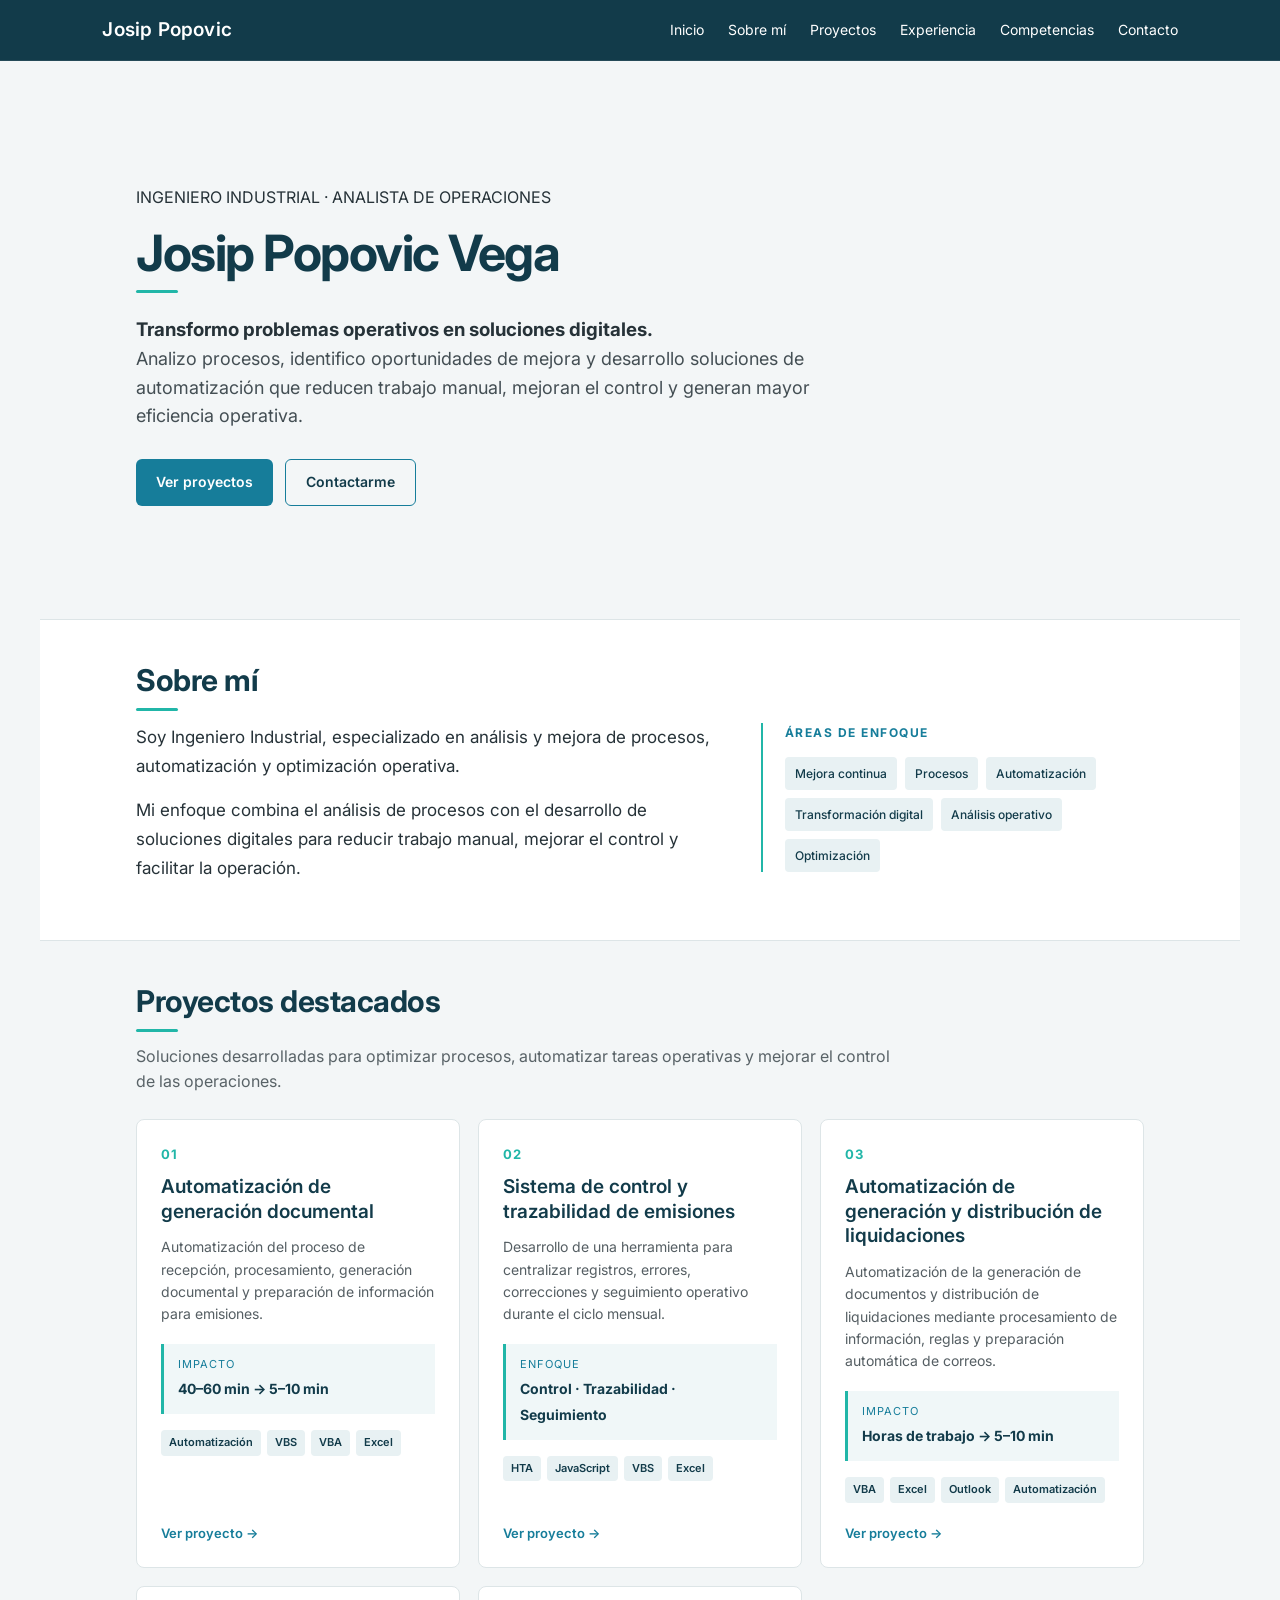
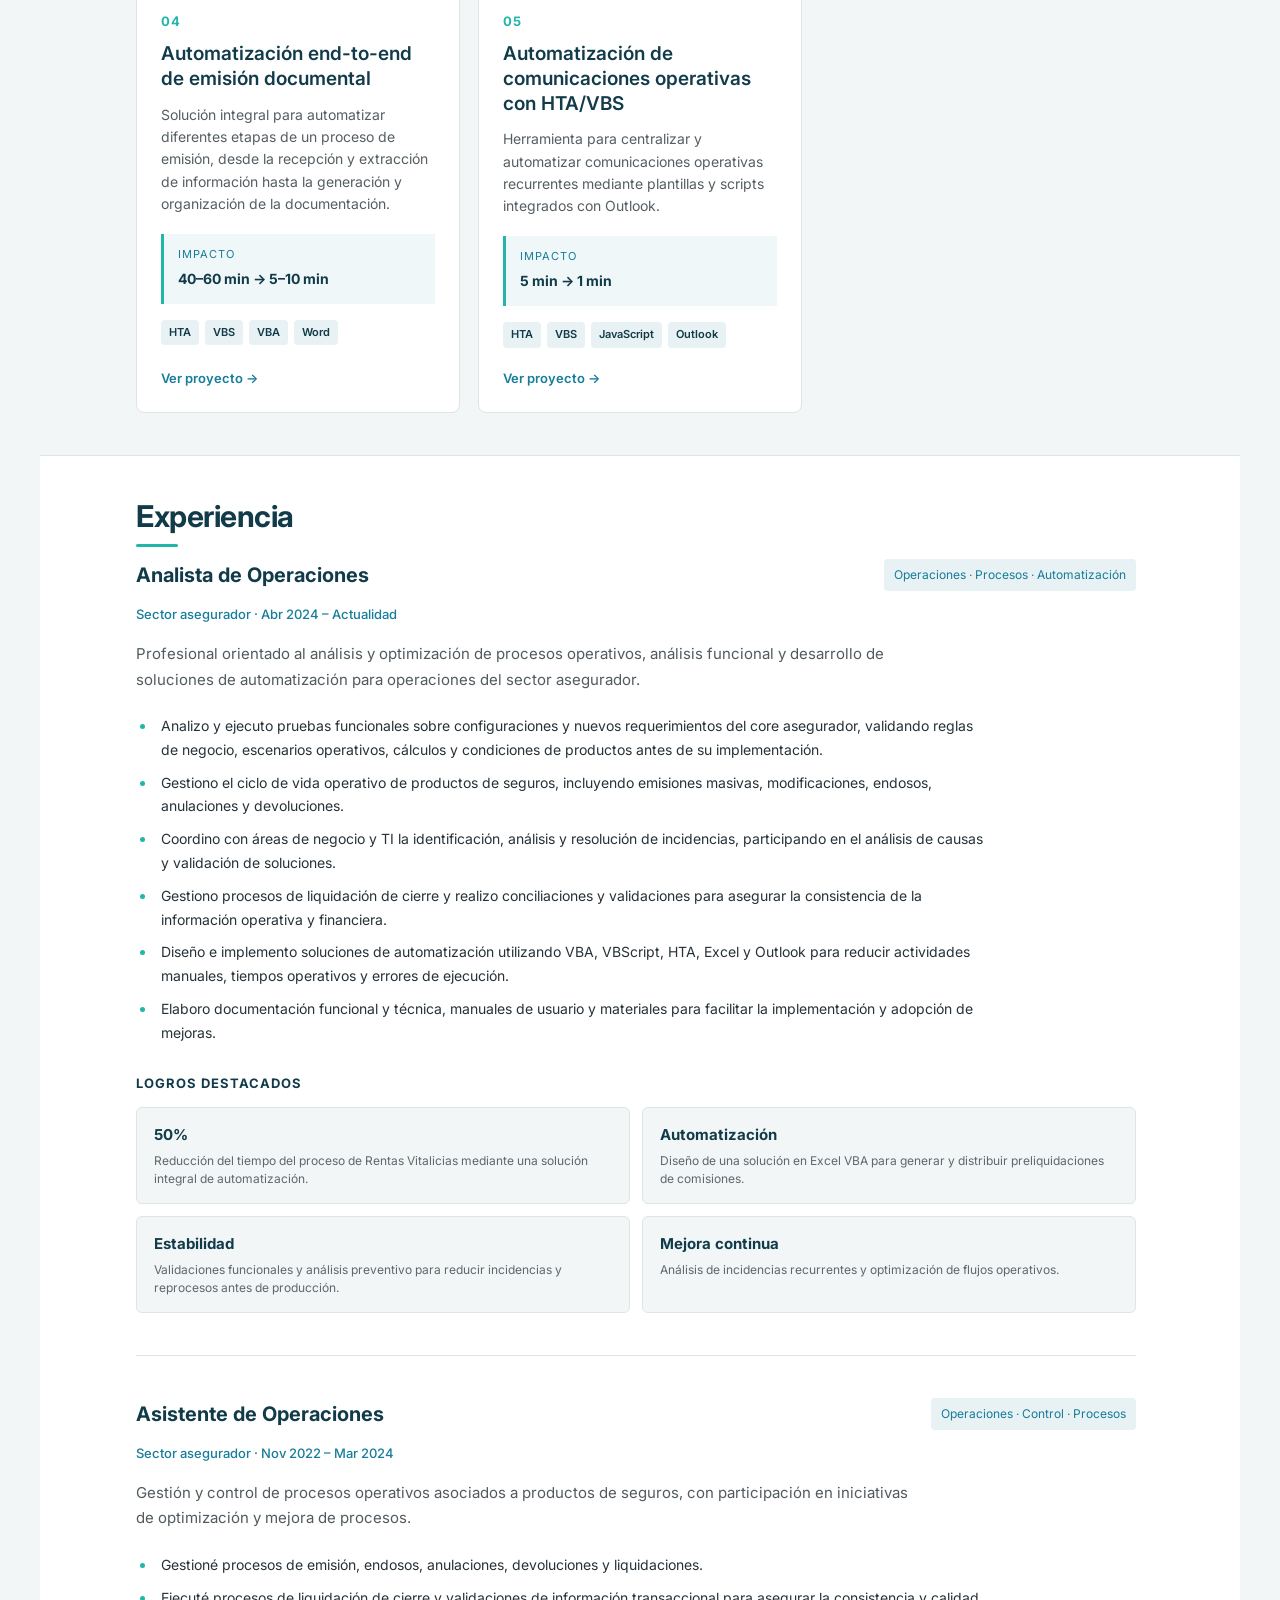
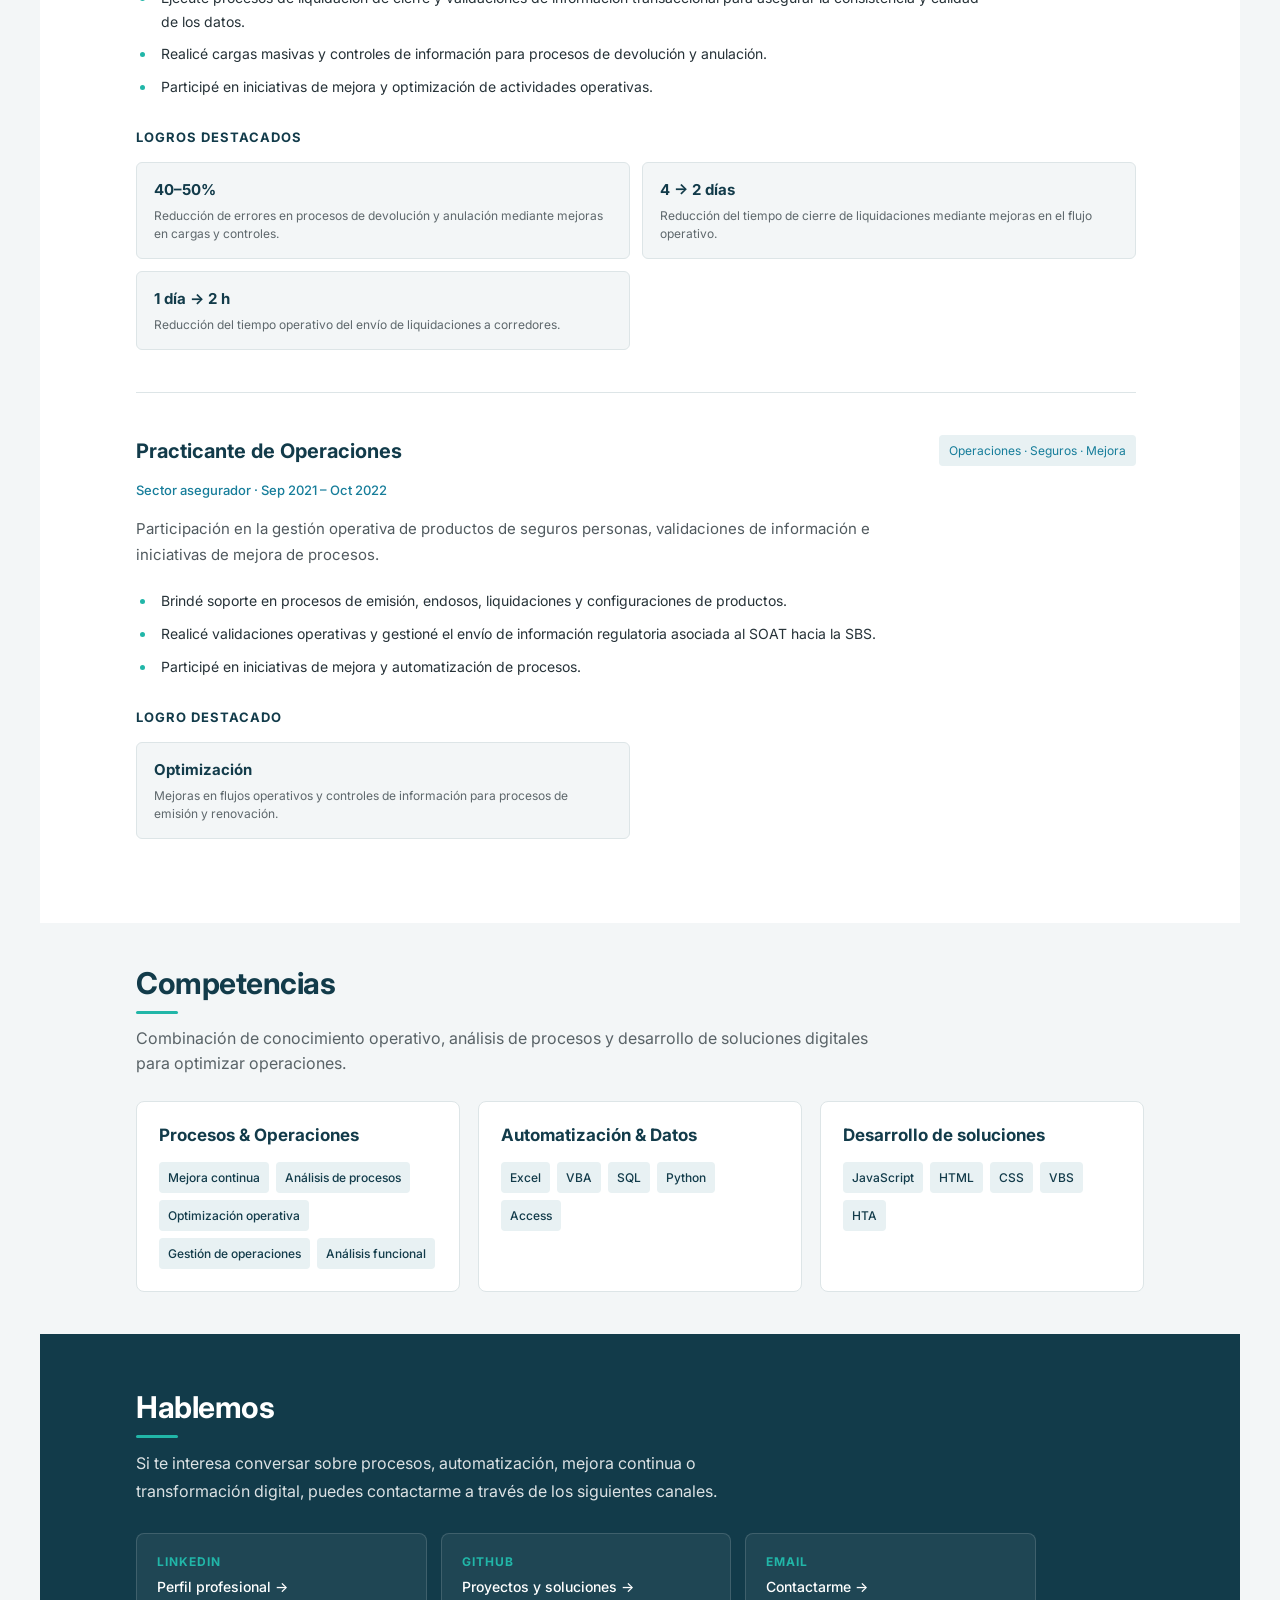
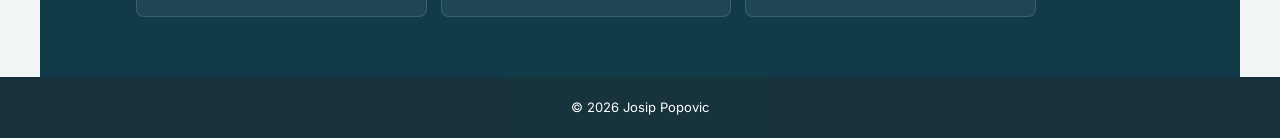
<file: index.html>
<!DOCTYPE html>

<html lang="es">

<head>

<!-- Google tag (gtag.js) -->
<script async src="https://www.googletagmanager.com/gtag/js?id=G-12CNGYHZ83"></script>
<script>
  window.dataLayer = window.dataLayer || [];
  function gtag(){dataLayer.push(arguments);}

  gtag('js', new Date());
  gtag('config', 'G-12CNGYHZ83');
</script>

<meta charset="UTF-8">
<meta name="viewport" content="width=device-width, initial-scale=1.0">

<link rel="preconnect" href="https://fonts.googleapis.com">
<link rel="preconnect" href="https://fonts.gstatic.com" crossorigin>
<link href="https://fonts.googleapis.com/css2?family=Inter:wght@400;500;600;700&display=swap" rel="stylesheet">

<title>Josip Popovic | Ingeniería Industrial & Automatización</title>

<link rel="stylesheet" href="style.css">

</head>

<body>

<header>
    <h1>Josip Popovic</h1>

    <nav>
        <a href="#inicio">Inicio</a>
        <a href="#sobre-mi">Sobre mí</a>
        <a href="#proyectos">Proyectos</a>
        <a href="#experiencia">Experiencia</a>
        <a href="#habilidades">Competencias</a>
        <a href="#contacto">Contacto</a>
    </nav>
</header>

<main>

    <section id="inicio">

        <p>INGENIERO INDUSTRIAL · ANALISTA DE OPERACIONES</p>

        <h2>
            Josip Popovic Vega
        </h2>

        <h3>
            Transformo problemas operativos en soluciones digitales.
        </h3>

        <p>
            Analizo procesos, identifico oportunidades de mejora y desarrollo
            soluciones de automatización que reducen trabajo manual, mejoran
            el control y generan mayor eficiencia operativa.
        </p>

        <div class="hero-buttons">
            <a href="#proyectos">Ver proyectos</a>
            <a href="#contacto" class="secondary-button">Contactarme</a>
        </div>

    </section>


    <section id="sobre-mi">

        <h2>Sobre mí</h2>

        <div class="about-content">

            <div class="about-main">

                <p>
                    Soy Ingeniero Industrial,
                    especializado en análisis y mejora de procesos,
                    automatización y optimización operativa.
                </p>

                <p>
                    Mi enfoque combina el análisis de procesos con el
                    desarrollo de soluciones digitales para reducir trabajo
                    manual, mejorar el control y facilitar la operación.
                </p>

            </div>

            <div class="about-focus">

                <span>Áreas de enfoque</span>

                <div class="focus-list">
                    <span>Mejora continua</span>
                    <span>Procesos</span>
                    <span>Automatización</span>
                    <span>Transformación digital</span>
                    <span>Análisis operativo</span>
                    <span>Optimización</span>
                </div>

            </div>

        </div>

    </section>


    <section id="proyectos">

        <h2>Proyectos destacados</h2>

        <p class="section-intro">
            Soluciones desarrolladas para optimizar procesos, automatizar
            tareas operativas y mejorar el control de las operaciones.
        </p>

        <div class="projects-grid">

            <!-- PROYECTO 01 -->

            <article class="project-card">

                <div class="project-number">01</div>

                <h3>Automatización de generación documental</h3>

                <p>
                    Automatización del proceso de recepción, procesamiento,
                    generación documental y preparación de información para
                    emisiones.
                </p>

                <div class="project-impact">
                    <span>Impacto</span>
                    <strong>40–60 min → 5–10 min</strong>
                </div>

                <div class="project-tags">
                    <span>Automatización</span>
                    <span>VBS</span>
                    <span>VBA</span>
                    <span>Excel</span>
                </div>

                <a href="proyectos/emision-documental.html" class="project-link">
                    Ver proyecto →
                </a>

            </article>


            <!-- PROYECTO 02 -->

            <article class="project-card">

                <div class="project-number">02</div>

                <h3>Sistema de control y trazabilidad de emisiones</h3>

                <p>
                    Desarrollo de una herramienta para centralizar registros,
                    errores, correcciones y seguimiento operativo durante
                    el ciclo mensual.
                </p>

                <div class="project-impact">
                    <span>Enfoque</span>
                    <strong>Control · Trazabilidad · Seguimiento</strong>
                </div>

                <div class="project-tags">
                    <span>HTA</span>
                    <span>JavaScript</span>
                    <span>VBS</span>
                    <span>Excel</span>
                </div>

                <a href="proyectos/control-emisiones.html" class="project-link">
                    Ver proyecto →
                </a>

            </article>


            <!-- PROYECTO 03 -->

            <article class="project-card">

                <div class="project-number">03</div>

                <h3>Automatización de generación y distribución de liquidaciones</h3>

                <p>
                    Automatización de la generación de documentos y distribución
                    de liquidaciones mediante procesamiento de información,
                    reglas y preparación automática de correos.
                </p>

                <div class="project-impact">
                    <span>Impacto</span>
                    <strong>Horas de trabajo → 5–10 min</strong>
                </div>

                <div class="project-tags">
                    <span>VBA</span>
                    <span>Excel</span>
                    <span>Outlook</span>
                    <span>Automatización</span>
                </div>

                <a href="proyectos/liquidaciones.html" class="project-link">
                    Ver proyecto →
                </a>

            </article>


            <!-- PROYECTO 04 -->

            <article class="project-card">

                <div class="project-number">04</div>

                <h3>Automatización end-to-end de emisión documental</h3>

                <p>
                    Solución integral para automatizar diferentes etapas
                    de un proceso de emisión, desde la recepción y
                    extracción de información hasta la generación y
                    organización de la documentación.
                </p>

                <div class="project-impact">
                    <span>Impacto</span>
                    <strong>40–60 min → 5–10 min</strong>
                </div>

                <div class="project-tags">
                    <span>HTA</span>
                    <span>VBS</span>
                    <span>VBA</span>
                    <span>Word</span>
                </div>

                <a href="proyectos/rentas-vitalicias.html" class="project-link">
                    Ver proyecto →
                </a>

            </article>


            <!-- PROYECTO 05 -->

            <article class="project-card">

                <div class="project-number">05</div>

                <h3>Automatización de comunicaciones operativas con HTA/VBS</h3>

                <p>
                    Herramienta para centralizar y automatizar comunicaciones
                    operativas recurrentes mediante plantillas y scripts
                    integrados con Outlook.
                </p>

                <div class="project-impact">
                    <span>Impacto</span>
                    <strong>5 min → 1 min</strong>
                </div>

                <div class="project-tags">
                    <span>HTA</span>
                    <span>VBS</span>
                    <span>JavaScript</span>
                    <span>Outlook</span>
                </div>

                <a href="proyectos/comunicaciones-operativas.html" class="project-link">
                    Ver proyecto →
                </a>

            </article>

        </div>

    </section>


    <section id="experiencia">

        <h2>Experiencia</h2>


        <div class="experience-item">

            <div class="experience-header">

                <div>
                    <h3>Analista de Operaciones</h3>

                    <span class="experience-company">
                        Sector asegurador · Abr 2024 – Actualidad
                    </span>
                </div>

                <span class="experience-area">
                    Operaciones · Procesos · Automatización
                </span>

            </div>


            <p>
                Profesional orientado al análisis y optimización de procesos
                operativos, análisis funcional y desarrollo de soluciones de
                automatización para operaciones del sector asegurador.
            </p>


            <ul class="experience-list">

                <li>
                    Analizo y ejecuto pruebas funcionales sobre configuraciones
                    y nuevos requerimientos del core asegurador, validando reglas
                    de negocio, escenarios operativos, cálculos y condiciones de
                    productos antes de su implementación.
                </li>

                <li>
                    Gestiono el ciclo de vida operativo de productos de seguros,
                    incluyendo emisiones masivas, modificaciones, endosos,
                    anulaciones y devoluciones.
                </li>

                <li>
                    Coordino con áreas de negocio y TI la identificación, análisis
                    y resolución de incidencias, participando en el análisis de
                    causas y validación de soluciones.
                </li>

                <li>
                    Gestiono procesos de liquidación de cierre y realizo
                    conciliaciones y validaciones para asegurar la consistencia
                    de la información operativa y financiera.
                </li>

                <li>
                    Diseño e implemento soluciones de automatización utilizando
                    VBA, VBScript, HTA, Excel y Outlook para reducir actividades
                    manuales, tiempos operativos y errores de ejecución.
                </li>

                <li>
                    Elaboro documentación funcional y técnica, manuales de usuario
                    y materiales para facilitar la implementación y adopción de
                    mejoras.
                </li>

            </ul>


            <div class="experience-results">

                <h4>Logros destacados</h4>

                <div class="result-grid">

                    <div>
                        <strong>50%</strong>
                        <span>
                            Reducción del tiempo del proceso de Rentas Vitalicias
                            mediante una solución integral de automatización.
                        </span>
                    </div>

                    <div>
                        <strong>Automatización</strong>
                        <span>
                            Diseño de una solución en Excel VBA para generar y
                            distribuir preliquidaciones de comisiones.
                        </span>
                    </div>

                    <div>
                        <strong>Estabilidad</strong>
                        <span>
                            Validaciones funcionales y análisis preventivo para
                            reducir incidencias y reprocesos antes de producción.
                        </span>
                    </div>

                    <div>
                        <strong>Mejora continua</strong>
                        <span>
                            Análisis de incidencias recurrentes y optimización
                            de flujos operativos.
                        </span>
                    </div>

                </div>

            </div>

        </div>


        <div class="experience-item">

            <div class="experience-header">

                <div>
                    <h3>Asistente de Operaciones</h3>

                    <span class="experience-company">
                        Sector asegurador · Nov 2022 – Mar 2024
                    </span>
                </div>

                <span class="experience-area">
                    Operaciones · Control · Procesos
                </span>

            </div>


            <p>
                Gestión y control de procesos operativos asociados a productos
                de seguros, con participación en iniciativas de optimización
                y mejora de procesos.
            </p>


            <ul class="experience-list">

                <li>
                    Gestioné procesos de emisión, endosos, anulaciones,
                    devoluciones y liquidaciones.
                </li>

                <li>
                    Ejecuté procesos de liquidación de cierre y validaciones
                    de información transaccional para asegurar la consistencia
                    y calidad de los datos.
                </li>

                <li>
                    Realicé cargas masivas y controles de información para
                    procesos de devolución y anulación.
                </li>

                <li>
                    Participé en iniciativas de mejora y optimización de
                    actividades operativas.
                </li>

            </ul>


            <div class="experience-results">

                <h4>Logros destacados</h4>

                <div class="result-grid">

                    <div>
                        <strong>40–50%</strong>
                        <span>
                            Reducción de errores en procesos de devolución y
                            anulación mediante mejoras en cargas y controles.
                        </span>
                    </div>

                    <div>
                        <strong>4 → 2 días</strong>
                        <span>
                            Reducción del tiempo de cierre de liquidaciones
                            mediante mejoras en el flujo operativo.
                        </span>
                    </div>

                    <div>
                        <strong>1 día → 2 h</strong>
                        <span>
                            Reducción del tiempo operativo del envío de
                            liquidaciones a corredores.
                        </span>
                    </div>

                </div>

            </div>

        </div>


        <div class="experience-item">

            <div class="experience-header">

                <div>
                    <h3>Practicante de Operaciones</h3>

                    <span class="experience-company">
                        Sector asegurador · Sep 2021 – Oct 2022
                    </span>
                </div>

                <span class="experience-area">
                    Operaciones · Seguros · Mejora
                </span>

            </div>


            <p>
                Participación en la gestión operativa de productos de seguros
                personas, validaciones de información e iniciativas de mejora
                de procesos.
            </p>


            <ul class="experience-list">

                <li>
                    Brindé soporte en procesos de emisión, endosos, liquidaciones
                    y configuraciones de productos.
                </li>

                <li>
                    Realicé validaciones operativas y gestioné el envío de
                    información regulatoria asociada al SOAT hacia la SBS.
                </li>

                <li>
                    Participé en iniciativas de mejora y automatización
                    de procesos.
                </li>

            </ul>


            <div class="experience-results">

                <h4>Logro destacado</h4>

                <div class="result-grid">

                    <div>
                        <strong>Optimización</strong>
                        <span>
                            Mejoras en flujos operativos y controles de información
                            para procesos de emisión y renovación.
                        </span>
                    </div>

                </div>

            </div>

        </div>

    </section>


    <section id="habilidades">

        <h2>Competencias</h2>

        <p class="section-intro">
            Combinación de conocimiento operativo, análisis de procesos y
            desarrollo de soluciones digitales para optimizar operaciones.
        </p>

        <div class="skills-grid">

            <div class="skill-group">

                <h3>Procesos & Operaciones</h3>

                <div class="skill-list">
                    <span>Mejora continua</span>
                    <span>Análisis de procesos</span>
                    <span>Optimización operativa</span>
                    <span>Gestión de operaciones</span>
                    <span>Análisis funcional</span>
                </div>

            </div>

            <div class="skill-group">

                <h3>Automatización & Datos</h3>

                <div class="skill-list">
                    <span>Excel</span>
                    <span>VBA</span>
                    <span>SQL</span>
                    <span>Python</span>
                    <span>Access</span>
                </div>

            </div>

            <div class="skill-group">

                <h3>Desarrollo de soluciones</h3>

                <div class="skill-list">
                    <span>JavaScript</span>
                    <span>HTML</span>
                    <span>CSS</span>
                    <span>VBS</span>
                    <span>HTA</span>
                </div>

            </div>

        </div>

    </section>


    <section id="contacto">

        <h2>Hablemos</h2>

        <p class="contact-intro">
            Si te interesa conversar sobre procesos, automatización,
            mejora continua o transformación digital, puedes contactarme
            a través de los siguientes canales.
        </p>

        <div class="contact-links">

            <a href="https://www.linkedin.com/in/josip-popovic-vega/" class="contact-item" target="_blank" rel="noopener noreferrer">
                <span>LinkedIn</span>
                <strong>Perfil profesional →</strong>
            </a>

            <a href="https://github.com/jpopoviczdenko" class="contact-item" target="_blank" rel="noopener noreferrer">
                <span>GitHub</span>
                <strong>Proyectos y soluciones →</strong>
            </a>

            <a href="mailto:jpopoviczdenko@gmail.com" class="contact-item">
                <span>Email</span>
                <strong>Contactarme →</strong>
            </a>

        </div>

    </section>

</main>


<footer>
    <p>© 2026 Josip Popovic</p>
</footer>

</body>

</html>
</file>
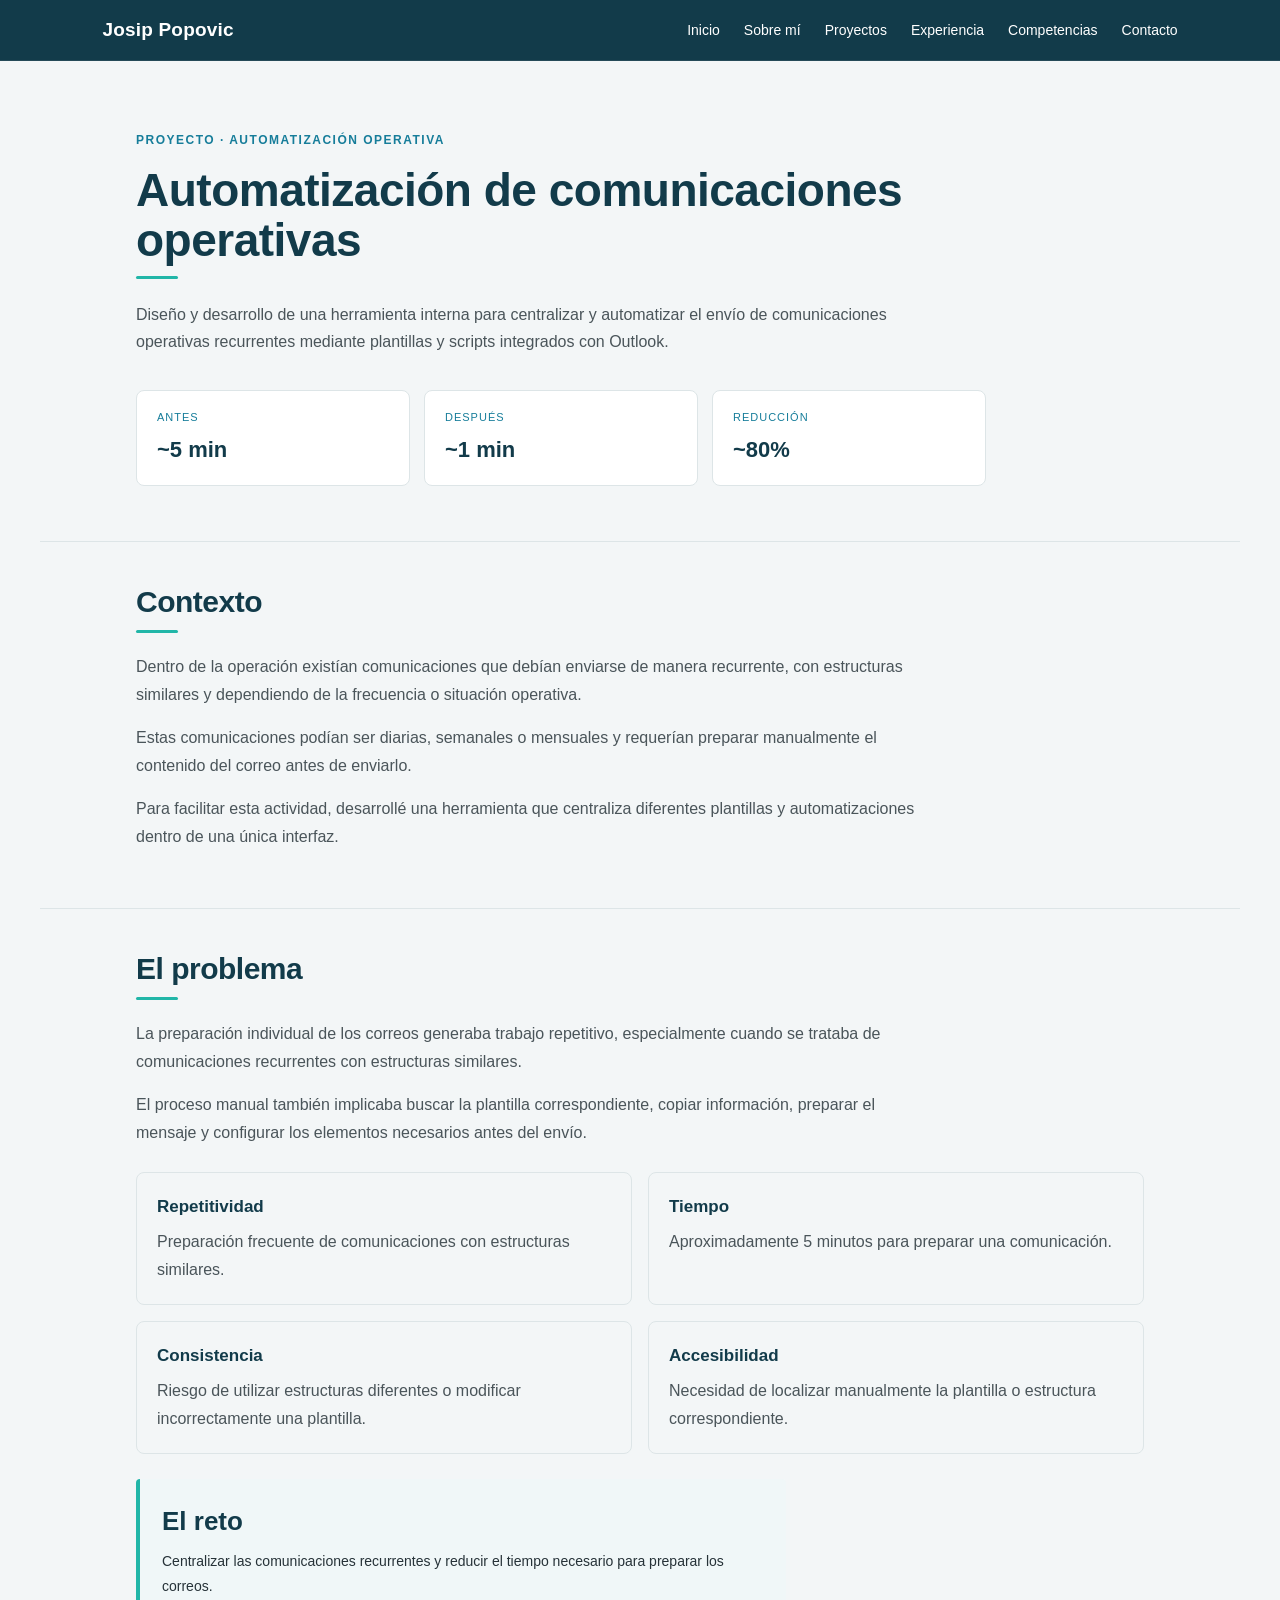
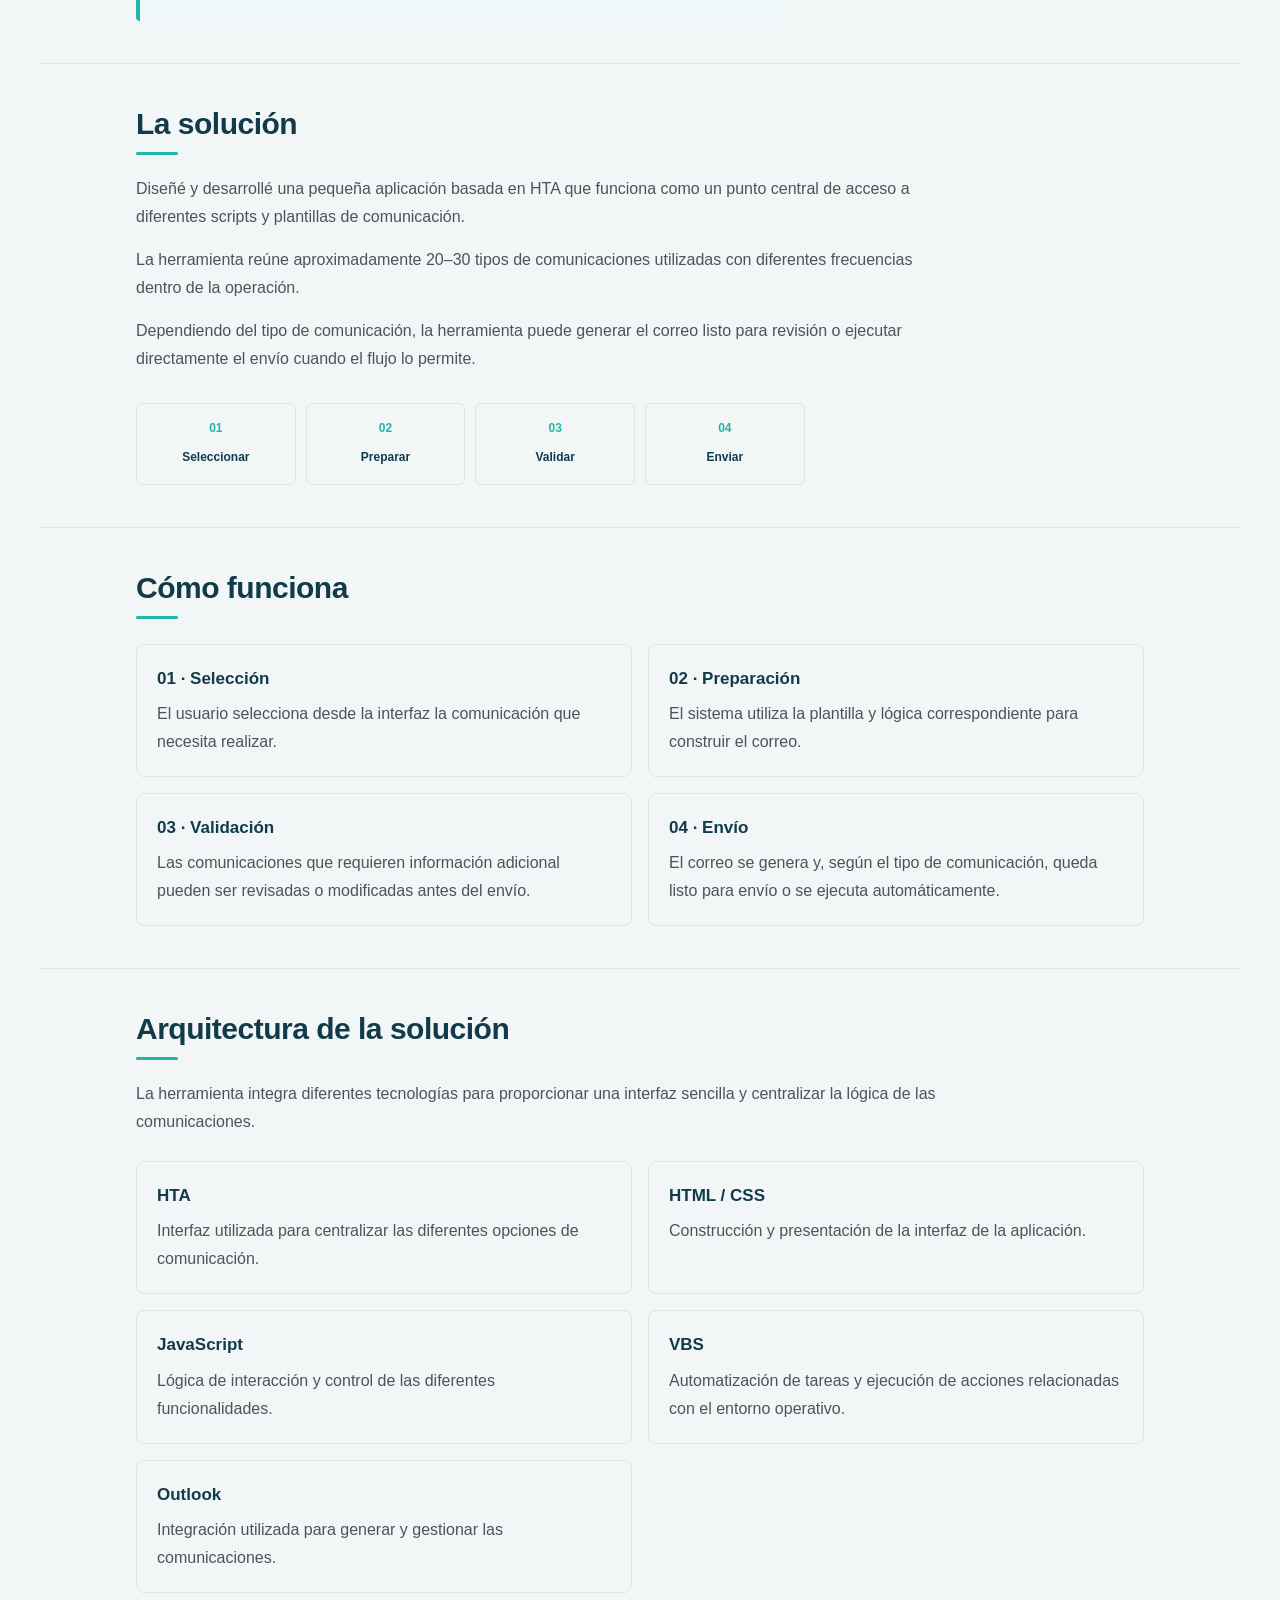
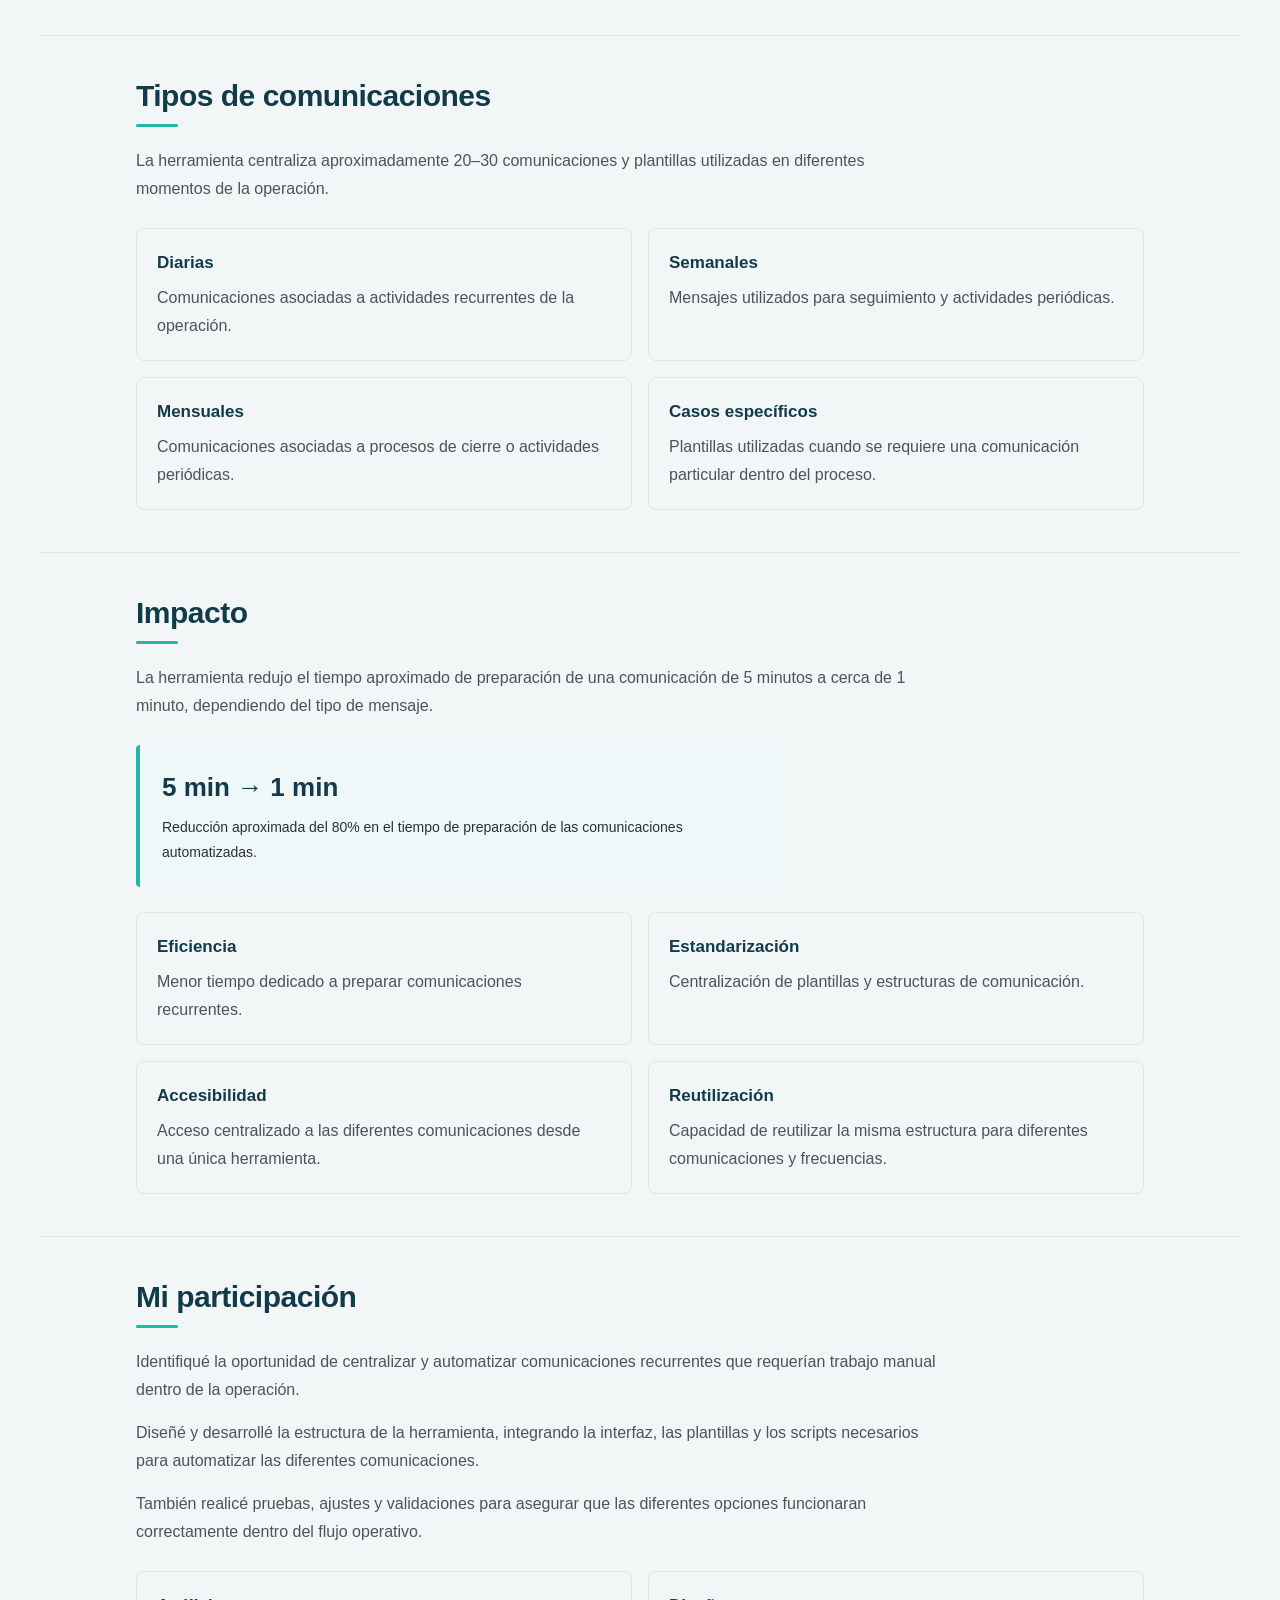
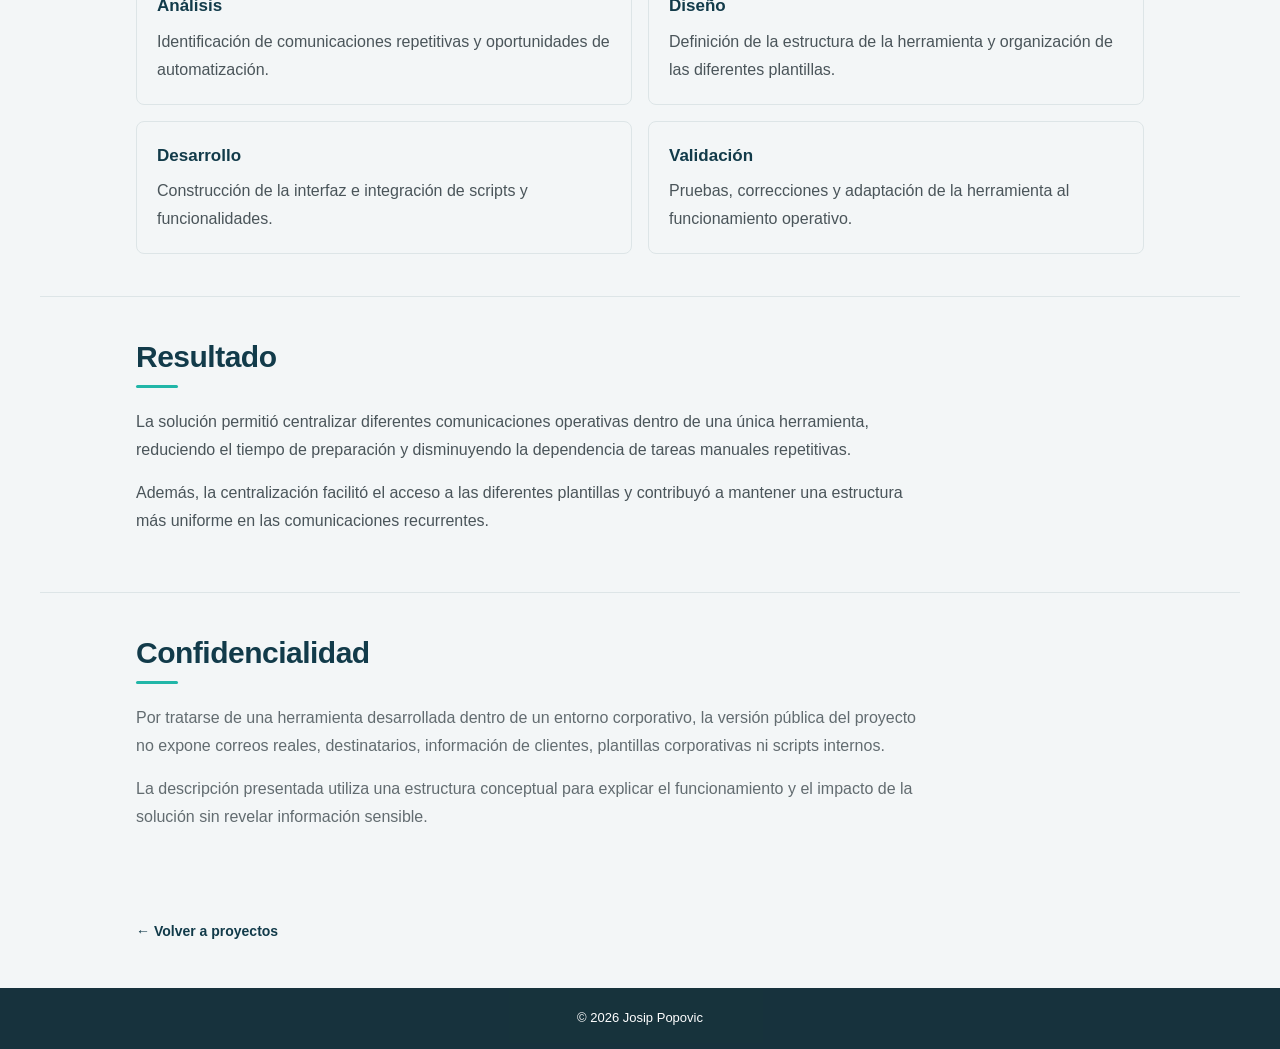
<file: proyectos/comunicaciones-operativas.html>
<!DOCTYPE html>

<html lang="es">

<head>

<meta charset="UTF-8"> <meta name="viewport" content="width=device-width, initial-scale=1.0">

<title>Automatización de comunicaciones operativas | Josip Popovic</title>

<link rel="stylesheet" href="../style.css">

</head>

<body>

<header>

<h1>Josip Popovic</h1>

<nav>
    <a href="../index.html#inicio">Inicio</a>
    <a href="../index.html#sobre-mi">Sobre mí</a>
    <a href="../index.html#proyectos">Proyectos</a>
    <a href="../index.html#experiencia">Experiencia</a>
    <a href="../index.html#habilidades">Competencias</a>
    <a href="../index.html#contacto">Contacto</a>
</nav>

</header>

<main>

<!-- ========================================
     INTRODUCCIÓN
========================================= -->

<section class="project-detail">

    <div class="project-detail-label">
        PROYECTO · AUTOMATIZACIÓN OPERATIVA
    </div>

    <h2>
        Automatización de comunicaciones operativas
    </h2>

    <p class="project-detail-intro">
        Diseño y desarrollo de una herramienta interna para
        centralizar y automatizar el envío de comunicaciones
        operativas recurrentes mediante plantillas y scripts
        integrados con Outlook.
    </p>


    <div class="project-detail-impact">

        <div>
            <span>Antes</span>
            <strong>~5 min</strong>
        </div>

        <div>
            <span>Después</span>
            <strong>~1 min</strong>
        </div>

        <div>
            <span>Reducción</span>
            <strong>~80%</strong>
        </div>

    </div>

</section>


<!-- ========================================
     CONTEXTO
========================================= -->

<section class="project-detail-section">

    <h2>Contexto</h2>

    <p>
        Dentro de la operación existían comunicaciones que debían
        enviarse de manera recurrente, con estructuras similares
        y dependiendo de la frecuencia o situación operativa.
    </p>

    <p>
        Estas comunicaciones podían ser diarias, semanales o
        mensuales y requerían preparar manualmente el contenido
        del correo antes de enviarlo.
    </p>

    <p>
        Para facilitar esta actividad, desarrollé una herramienta
        que centraliza diferentes plantillas y automatizaciones
        dentro de una única interfaz.
    </p>

</section>


<!-- ========================================
     EL PROBLEMA
========================================= -->

<section class="project-detail-section">

    <h2>El problema</h2>

    <p>
        La preparación individual de los correos generaba trabajo
        repetitivo, especialmente cuando se trataba de
        comunicaciones recurrentes con estructuras similares.
    </p>

    <p>
        El proceso manual también implicaba buscar la plantilla
        correspondiente, copiar información, preparar el mensaje
        y configurar los elementos necesarios antes del envío.
    </p>


    <div class="project-detail-grid">

        <div>

            <h3>Repetitividad</h3>

            <p>
                Preparación frecuente de comunicaciones con
                estructuras similares.
            </p>

        </div>


        <div>

            <h3>Tiempo</h3>

            <p>
                Aproximadamente 5 minutos para preparar una
                comunicación.
            </p>

        </div>


        <div>

            <h3>Consistencia</h3>

            <p>
                Riesgo de utilizar estructuras diferentes o
                modificar incorrectamente una plantilla.
            </p>

        </div>


        <div>

            <h3>Accesibilidad</h3>

            <p>
                Necesidad de localizar manualmente la plantilla
                o estructura correspondiente.
            </p>

        </div>

    </div>


    <div class="result-highlight">

        <strong>El reto</strong>

        <span>
            Centralizar las comunicaciones recurrentes y reducir
            el tiempo necesario para preparar los correos.
        </span>

    </div>

</section>


<!-- ========================================
     LA SOLUCIÓN
========================================= -->

<section class="project-detail-section">

    <h2>La solución</h2>

    <p>
        Diseñé y desarrollé una pequeña aplicación basada en HTA
        que funciona como un punto central de acceso a diferentes
        scripts y plantillas de comunicación.
    </p>

    <p>
        La herramienta reúne aproximadamente 20–30 tipos de
        comunicaciones utilizadas con diferentes frecuencias
        dentro de la operación.
    </p>

    <p>
        Dependiendo del tipo de comunicación, la herramienta puede
        generar el correo listo para revisión o ejecutar
        directamente el envío cuando el flujo lo permite.
    </p>


    <div class="process-flow">

        <div>
            <strong>01</strong>
            <span>Seleccionar</span>
        </div>

        <div>
            <strong>02</strong>
            <span>Preparar</span>
        </div>

        <div>
            <strong>03</strong>
            <span>Validar</span>
        </div>

        <div>
            <strong>04</strong>
            <span>Enviar</span>
        </div>

    </div>

</section>


<!-- ========================================
     FUNCIONAMIENTO
========================================= -->

<section class="project-detail-section">

    <h2>Cómo funciona</h2>

    <div class="project-detail-grid">

        <div>

            <h3>01 · Selección</h3>

            <p>
                El usuario selecciona desde la interfaz la
                comunicación que necesita realizar.
            </p>

        </div>


        <div>

            <h3>02 · Preparación</h3>

            <p>
                El sistema utiliza la plantilla y lógica
                correspondiente para construir el correo.
            </p>

        </div>


        <div>

            <h3>03 · Validación</h3>

            <p>
                Las comunicaciones que requieren información
                adicional pueden ser revisadas o modificadas
                antes del envío.
            </p>

        </div>


        <div>

            <h3>04 · Envío</h3>

            <p>
                El correo se genera y, según el tipo de
                comunicación, queda listo para envío o se ejecuta
                automáticamente.
            </p>

        </div>

    </div>

</section>


<!-- ========================================
     ARQUITECTURA
========================================= -->

<section class="project-detail-section">

    <h2>Arquitectura de la solución</h2>

    <p>
        La herramienta integra diferentes tecnologías para
        proporcionar una interfaz sencilla y centralizar la lógica
        de las comunicaciones.
    </p>


    <div class="project-detail-grid">

        <div>

            <h3>HTA</h3>

            <p>
                Interfaz utilizada para centralizar las diferentes
                opciones de comunicación.
            </p>

        </div>


        <div>

            <h3>HTML / CSS</h3>

            <p>
                Construcción y presentación de la interfaz de la
                aplicación.
            </p>

        </div>


        <div>

            <h3>JavaScript</h3>

            <p>
                Lógica de interacción y control de las diferentes
                funcionalidades.
            </p>

        </div>


        <div>

            <h3>VBS</h3>

            <p>
                Automatización de tareas y ejecución de acciones
                relacionadas con el entorno operativo.
            </p>

        </div>


        <div>

            <h3>Outlook</h3>

            <p>
                Integración utilizada para generar y gestionar las
                comunicaciones.
            </p>

        </div>

    </div>

</section>


<!-- ========================================
     TIPOS DE COMUNICACIONES
========================================= -->

<section class="project-detail-section">

    <h2>Tipos de comunicaciones</h2>

    <p>
        La herramienta centraliza aproximadamente 20–30
        comunicaciones y plantillas utilizadas en diferentes
        momentos de la operación.
    </p>


    <div class="project-detail-grid">

        <div>

            <h3>Diarias</h3>

            <p>
                Comunicaciones asociadas a actividades recurrentes
                de la operación.
            </p>

        </div>


        <div>

            <h3>Semanales</h3>

            <p>
                Mensajes utilizados para seguimiento y actividades
                periódicas.
            </p>

        </div>


        <div>

            <h3>Mensuales</h3>

            <p>
                Comunicaciones asociadas a procesos de cierre o
                actividades periódicas.
            </p>

        </div>


        <div>

            <h3>Casos específicos</h3>

            <p>
                Plantillas utilizadas cuando se requiere una
                comunicación particular dentro del proceso.
            </p>

        </div>

    </div>

</section>


<!-- ========================================
     IMPACTO
========================================= -->

<section class="project-detail-section">

    <h2>Impacto</h2>

    <p>
        La herramienta redujo el tiempo aproximado de preparación
        de una comunicación de 5 minutos a cerca de 1 minuto,
        dependiendo del tipo de mensaje.
    </p>


    <div class="result-highlight">

        <strong>5 min → 1 min</strong>

        <span>
            Reducción aproximada del 80% en el tiempo de preparación
            de las comunicaciones automatizadas.
        </span>

    </div>


    <div class="project-detail-grid">

        <div>

            <h3>Eficiencia</h3>

            <p>
                Menor tiempo dedicado a preparar comunicaciones
                recurrentes.
            </p>

        </div>


        <div>

            <h3>Estandarización</h3>

            <p>
                Centralización de plantillas y estructuras de
                comunicación.
            </p>

        </div>


        <div>

            <h3>Accesibilidad</h3>

            <p>
                Acceso centralizado a las diferentes comunicaciones
                desde una única herramienta.
            </p>

        </div>


        <div>

            <h3>Reutilización</h3>

            <p>
                Capacidad de reutilizar la misma estructura para
                diferentes comunicaciones y frecuencias.
            </p>

        </div>

    </div>

</section>


<!-- ========================================
     MI PARTICIPACIÓN
========================================= -->

<section class="project-detail-section">

    <h2>Mi participación</h2>

    <p>
        Identifiqué la oportunidad de centralizar y automatizar
        comunicaciones recurrentes que requerían trabajo manual
        dentro de la operación.
    </p>

    <p>
        Diseñé y desarrollé la estructura de la herramienta,
        integrando la interfaz, las plantillas y los scripts
        necesarios para automatizar las diferentes comunicaciones.
    </p>

    <p>
        También realicé pruebas, ajustes y validaciones para
        asegurar que las diferentes opciones funcionaran
        correctamente dentro del flujo operativo.
    </p>


    <div class="project-detail-grid">

        <div>

            <h3>Análisis</h3>

            <p>
                Identificación de comunicaciones repetitivas y
                oportunidades de automatización.
            </p>

        </div>


        <div>

            <h3>Diseño</h3>

            <p>
                Definición de la estructura de la herramienta y
                organización de las diferentes plantillas.
            </p>

        </div>


        <div>

            <h3>Desarrollo</h3>

            <p>
                Construcción de la interfaz e integración de
                scripts y funcionalidades.
            </p>

        </div>


        <div>

            <h3>Validación</h3>

            <p>
                Pruebas, correcciones y adaptación de la herramienta
                al funcionamiento operativo.
            </p>

        </div>

    </div>

</section>


<!-- ========================================
     RESULTADO
========================================= -->

<section class="project-detail-section">

    <h2>Resultado</h2>

    <p>
        La solución permitió centralizar diferentes comunicaciones
        operativas dentro de una única herramienta, reduciendo el
        tiempo de preparación y disminuyendo la dependencia de
        tareas manuales repetitivas.
    </p>

    <p>
        Además, la centralización facilitó el acceso a las
        diferentes plantillas y contribuyó a mantener una
        estructura más uniforme en las comunicaciones recurrentes.
    </p>

</section>


<!-- ========================================
     CONFIDENCIALIDAD
========================================= -->

<section class="project-detail-section confidentiality">

    <h2>Confidencialidad</h2>

    <p>
        Por tratarse de una herramienta desarrollada dentro de un
        entorno corporativo, la versión pública del proyecto no
        expone correos reales, destinatarios, información de
        clientes, plantillas corporativas ni scripts internos.
    </p>

    <p>
        La descripción presentada utiliza una estructura
        conceptual para explicar el funcionamiento y el impacto
        de la solución sin revelar información sensible.
    </p>

</section>


<!-- ========================================
     NAVEGACIÓN
========================================= -->

<section class="project-navigation">

    <a href="../index.html#proyectos">
        ← Volver a proyectos
    </a>

</section>

</main>

<footer>

<p>
    © 2026 Josip Popovic
</p>

</footer>

</body>

</html>
</file>
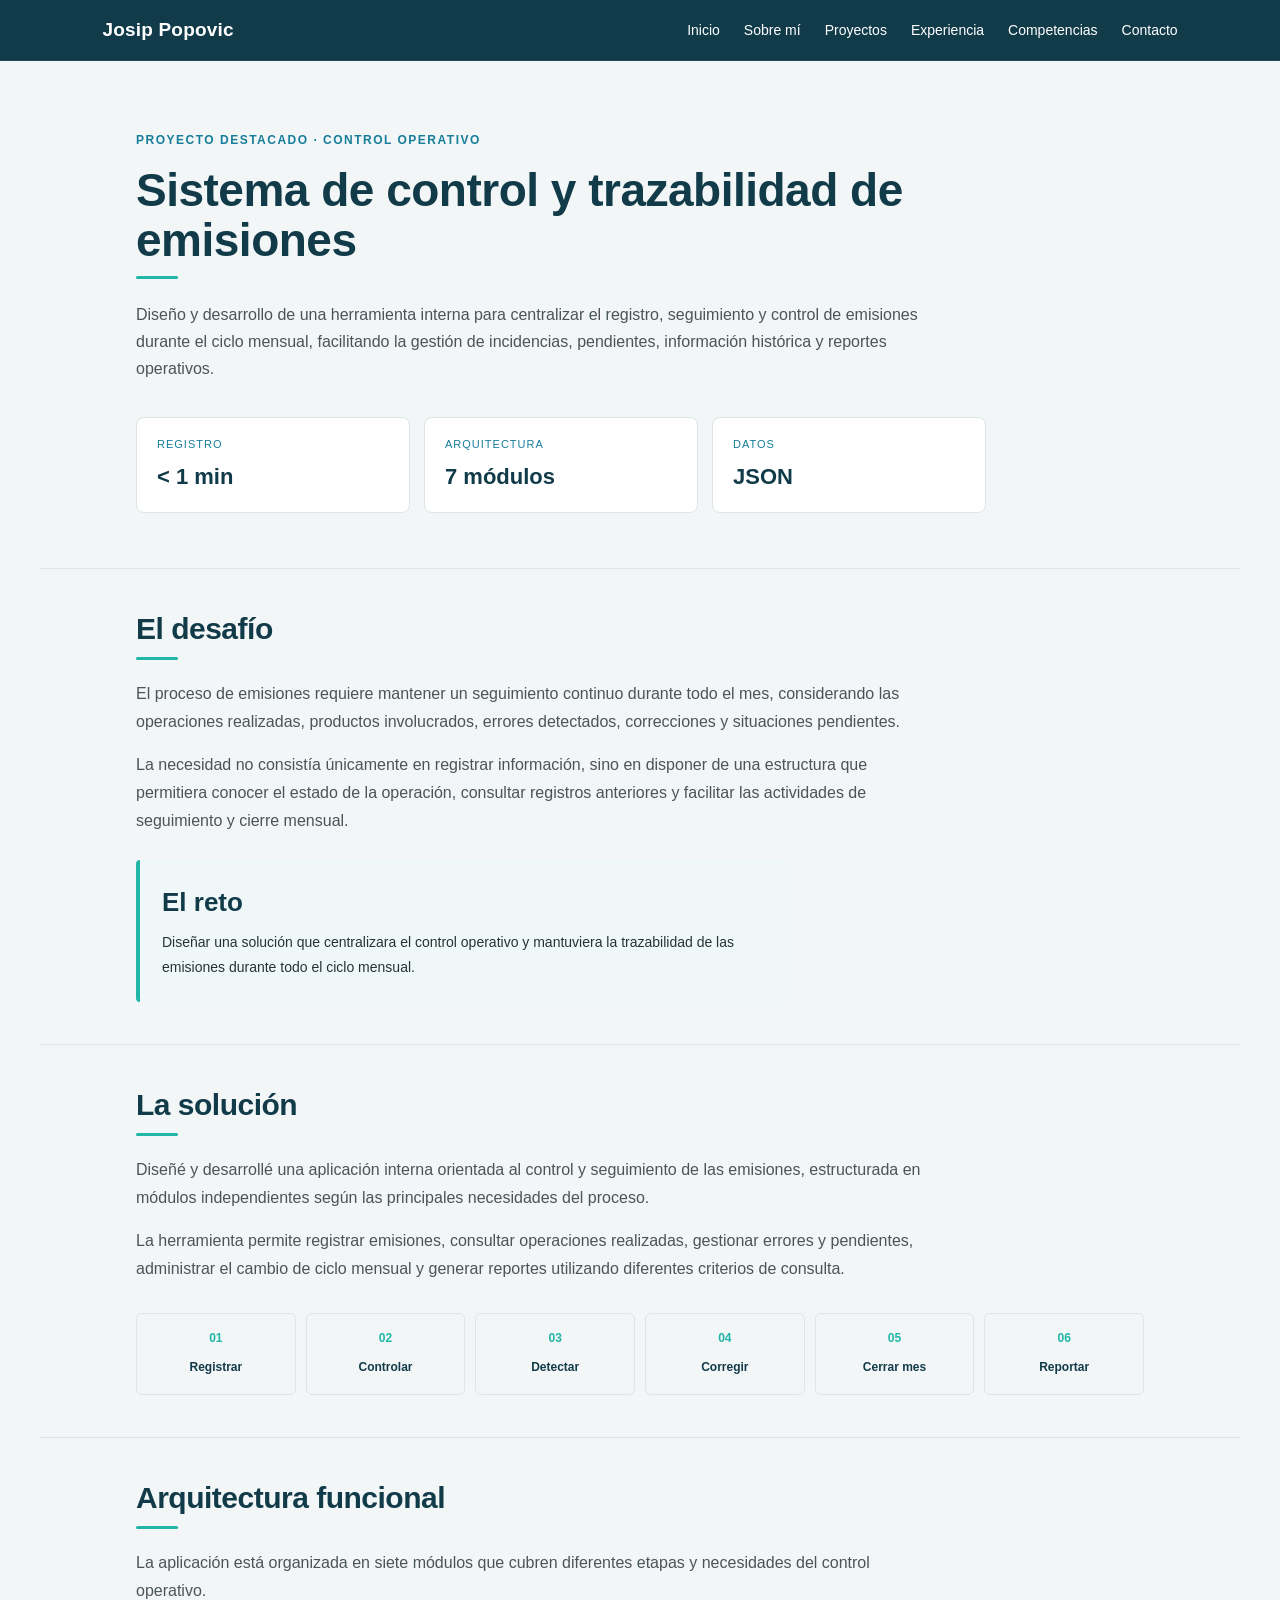
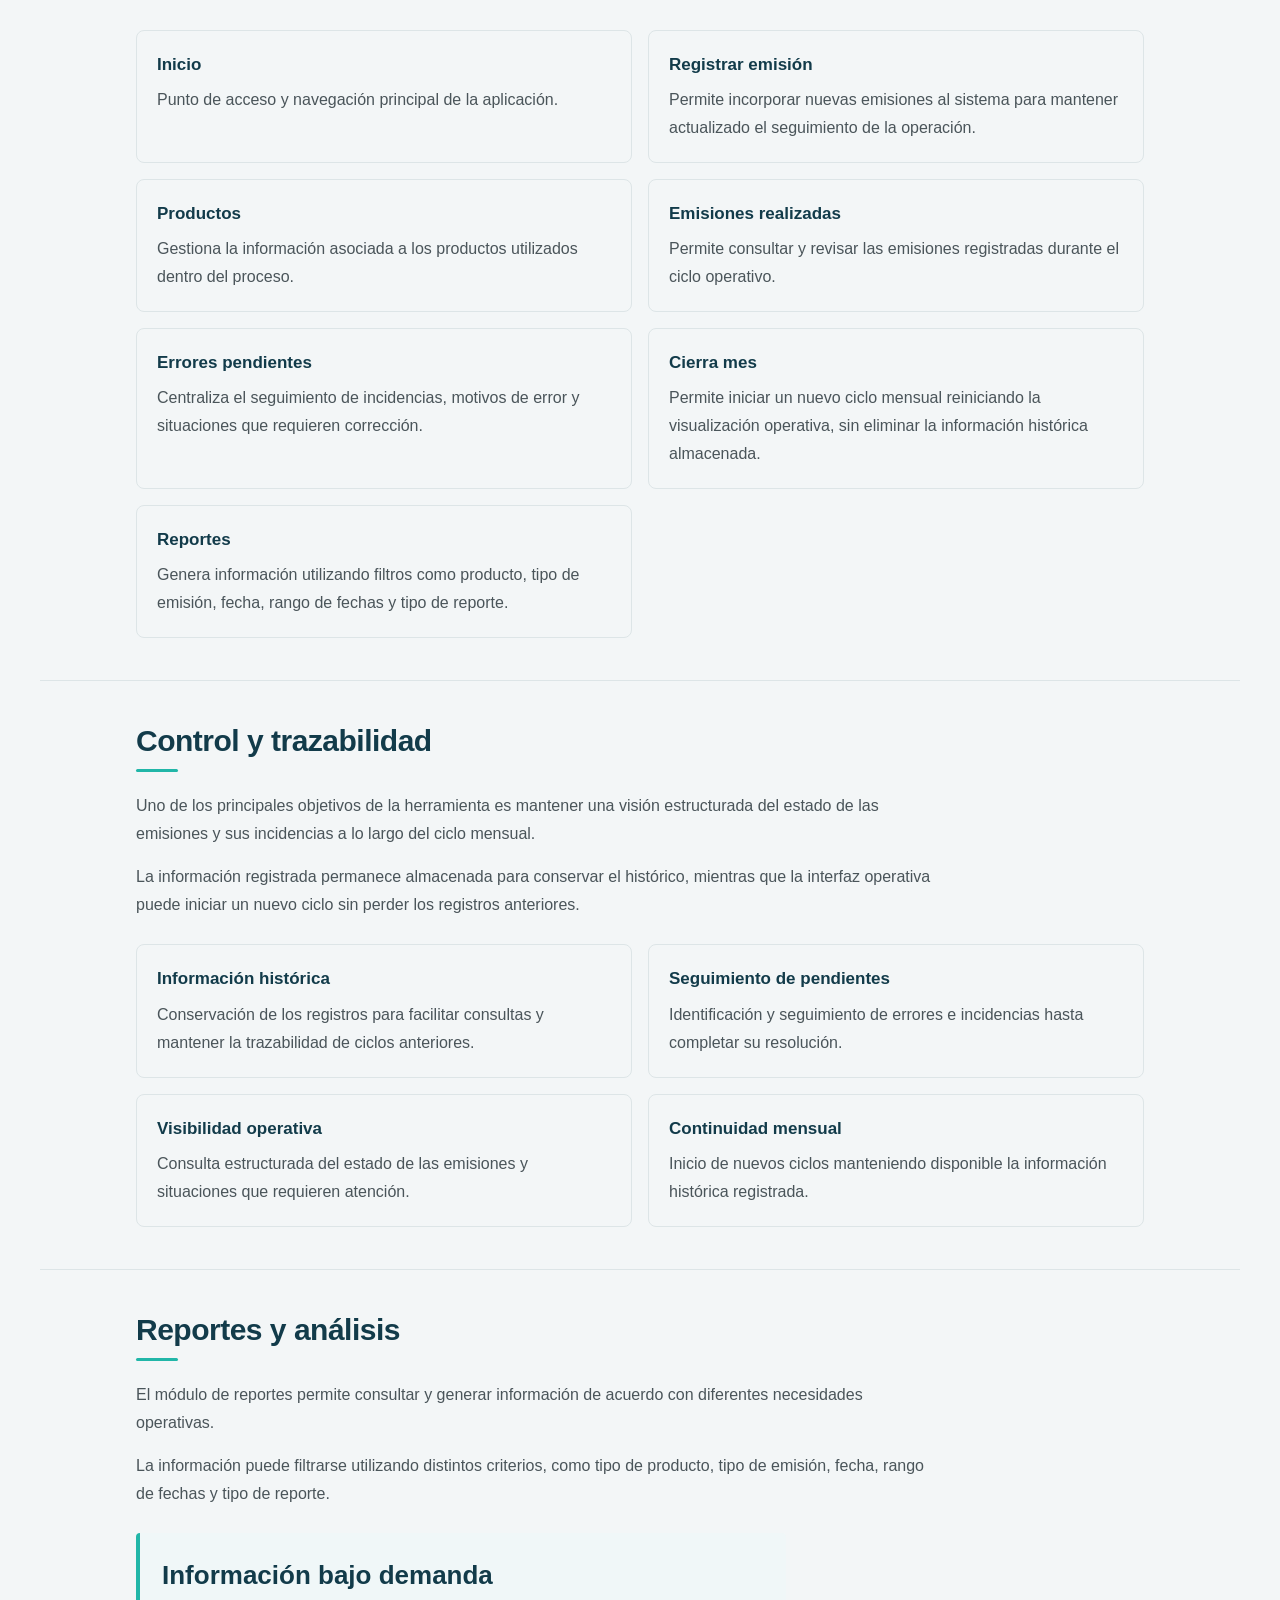
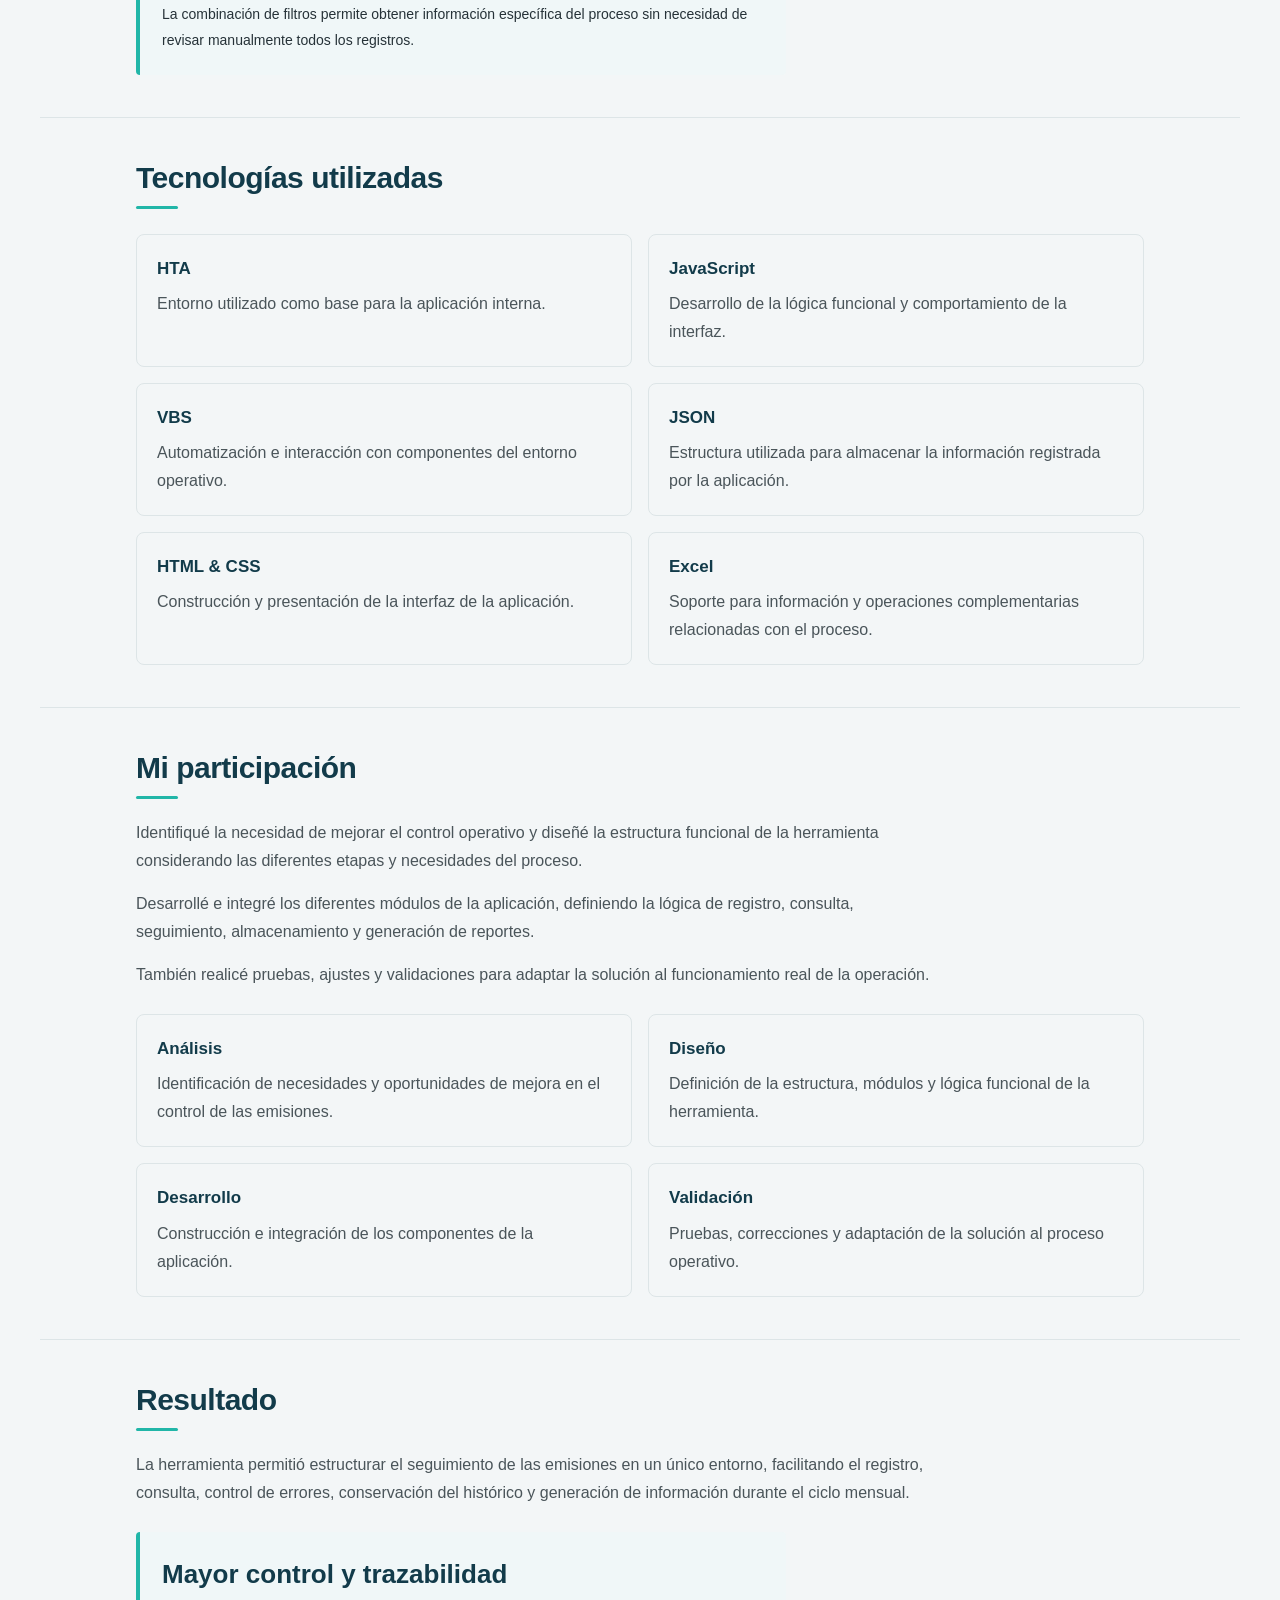
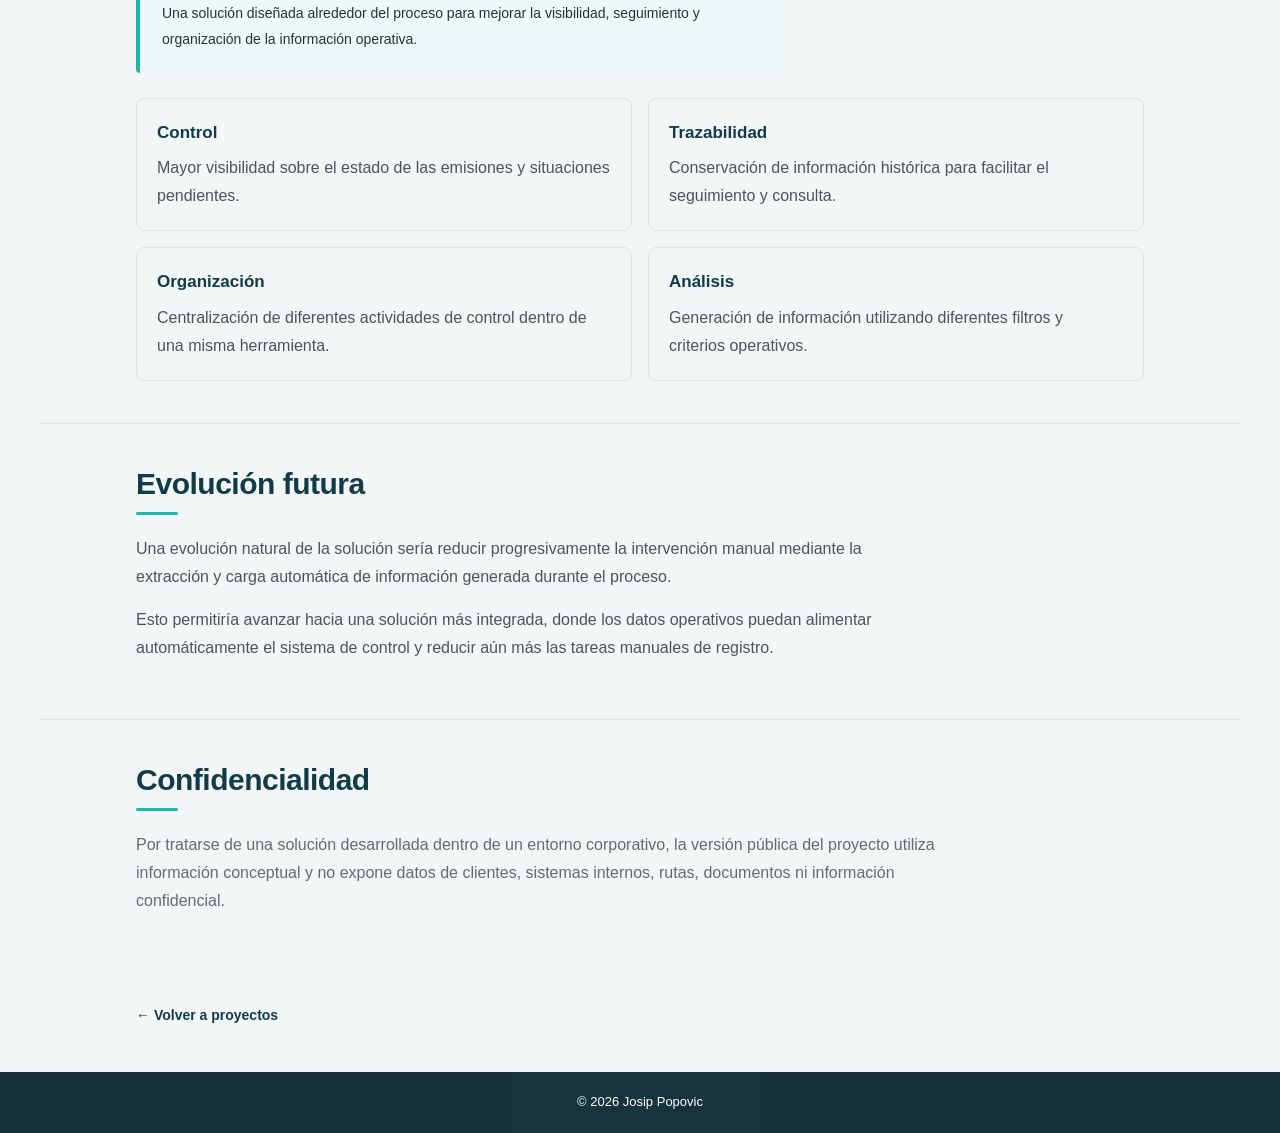
<file: proyectos/control-emisiones.html>
<!DOCTYPE html>

<html lang="es">

<head>

<meta charset="UTF-8"> <meta name="viewport" content="width=device-width, initial-scale=1.0">

<title>Sistema de control y trazabilidad de emisiones | Josip Popovic</title>

<link rel="stylesheet" href="../style.css">

</head>

<body>

<header>

<h1>Josip Popovic</h1>

<nav>
    <a href="../index.html#inicio">Inicio</a>
    <a href="../index.html#sobre-mi">Sobre mí</a>
    <a href="../index.html#proyectos">Proyectos</a>
    <a href="../index.html#experiencia">Experiencia</a>
    <a href="../index.html#habilidades">Competencias</a>
    <a href="../index.html#contacto">Contacto</a>
</nav>

</header>

<main>

<!-- ========================================
     INTRODUCCIÓN
========================================= -->

<section class="project-detail">

    <div class="project-detail-label">
        PROYECTO DESTACADO · CONTROL OPERATIVO
    </div>

    <h2>
        Sistema de control y trazabilidad de emisiones
    </h2>

    <p class="project-detail-intro">
        Diseño y desarrollo de una herramienta interna para
        centralizar el registro, seguimiento y control de emisiones
        durante el ciclo mensual, facilitando la gestión de
        incidencias, pendientes, información histórica y reportes
        operativos.
    </p>


    <div class="project-detail-impact">

        <div>
            <span>Registro</span>
            <strong>&lt; 1 min</strong>
        </div>

        <div>
            <span>Arquitectura</span>
            <strong>7 módulos</strong>
        </div>

        <div>
            <span>Datos</span>
            <strong>JSON</strong>
        </div>

    </div>

</section>


<!-- ========================================
     EL DESAFÍO
========================================= -->

<section class="project-detail-section">

    <h2>El desafío</h2>

    <p>
        El proceso de emisiones requiere mantener un seguimiento
        continuo durante todo el mes, considerando las operaciones
        realizadas, productos involucrados, errores detectados,
        correcciones y situaciones pendientes.
    </p>

    <p>
        La necesidad no consistía únicamente en registrar
        información, sino en disponer de una estructura que
        permitiera conocer el estado de la operación, consultar
        registros anteriores y facilitar las actividades de
        seguimiento y cierre mensual.
    </p>

    <div class="result-highlight">

        <strong>El reto</strong>

        <span>
            Diseñar una solución que centralizara el control
            operativo y mantuviera la trazabilidad de las emisiones
            durante todo el ciclo mensual.
        </span>

    </div>

</section>


<!-- ========================================
     LA SOLUCIÓN
========================================= -->

<section class="project-detail-section">

    <h2>La solución</h2>

    <p>
        Diseñé y desarrollé una aplicación interna orientada al
        control y seguimiento de las emisiones, estructurada en
        módulos independientes según las principales necesidades
        del proceso.
    </p>

    <p>
        La herramienta permite registrar emisiones, consultar
        operaciones realizadas, gestionar errores y pendientes,
        administrar el cambio de ciclo mensual y generar reportes
        utilizando diferentes criterios de consulta.
    </p>

    <div class="process-flow">

        <div>
            <strong>01</strong>
            <span>Registrar</span>
        </div>

        <div>
            <strong>02</strong>
            <span>Controlar</span>
        </div>

        <div>
            <strong>03</strong>
            <span>Detectar</span>
        </div>

        <div>
            <strong>04</strong>
            <span>Corregir</span>
        </div>

        <div>
            <strong>05</strong>
            <span>Cerrar mes</span>
        </div>

        <div>
            <strong>06</strong>
            <span>Reportar</span>
        </div>

    </div>

</section>


<!-- ========================================
     ARQUITECTURA FUNCIONAL
========================================= -->

<section class="project-detail-section">

    <h2>Arquitectura funcional</h2>

    <p>
        La aplicación está organizada en siete módulos que cubren
        diferentes etapas y necesidades del control operativo.
    </p>

    <div class="project-detail-grid">

        <div>
            <h3>Inicio</h3>

            <p>
                Punto de acceso y navegación principal de la
                aplicación.
            </p>
        </div>


        <div>
            <h3>Registrar emisión</h3>

            <p>
                Permite incorporar nuevas emisiones al sistema para
                mantener actualizado el seguimiento de la operación.
            </p>
        </div>


        <div>
            <h3>Productos</h3>

            <p>
                Gestiona la información asociada a los productos
                utilizados dentro del proceso.
            </p>
        </div>


        <div>
            <h3>Emisiones realizadas</h3>

            <p>
                Permite consultar y revisar las emisiones registradas
                durante el ciclo operativo.
            </p>
        </div>


        <div>
            <h3>Errores pendientes</h3>

            <p>
                Centraliza el seguimiento de incidencias, motivos de
                error y situaciones que requieren corrección.
            </p>
        </div>


        <div>
            <h3>Cierra mes</h3>

            <p>
                Permite iniciar un nuevo ciclo mensual reiniciando la
                visualización operativa, sin eliminar la información
                histórica almacenada.
            </p>
        </div>


        <div>
            <h3>Reportes</h3>

            <p>
                Genera información utilizando filtros como producto,
                tipo de emisión, fecha, rango de fechas y tipo de
                reporte.
            </p>
        </div>

    </div>

</section>


<!-- ========================================
     CONTROL Y TRAZABILIDAD
========================================= -->

<section class="project-detail-section">

    <h2>Control y trazabilidad</h2>

    <p>
        Uno de los principales objetivos de la herramienta es
        mantener una visión estructurada del estado de las emisiones
        y sus incidencias a lo largo del ciclo mensual.
    </p>

    <p>
        La información registrada permanece almacenada para
        conservar el histórico, mientras que la interfaz operativa
        puede iniciar un nuevo ciclo sin perder los registros
        anteriores.
    </p>

    <div class="project-detail-grid">

        <div>

            <h3>Información histórica</h3>

            <p>
                Conservación de los registros para facilitar consultas
                y mantener la trazabilidad de ciclos anteriores.
            </p>

        </div>


        <div>

            <h3>Seguimiento de pendientes</h3>

            <p>
                Identificación y seguimiento de errores e incidencias
                hasta completar su resolución.
            </p>

        </div>


        <div>

            <h3>Visibilidad operativa</h3>

            <p>
                Consulta estructurada del estado de las emisiones y
                situaciones que requieren atención.
            </p>

        </div>


        <div>

            <h3>Continuidad mensual</h3>

            <p>
                Inicio de nuevos ciclos manteniendo disponible la
                información histórica registrada.
            </p>

        </div>

    </div>

</section>


<!-- ========================================
     REPORTES
========================================= -->

<section class="project-detail-section">

    <h2>Reportes y análisis</h2>

    <p>
        El módulo de reportes permite consultar y generar
        información de acuerdo con diferentes necesidades
        operativas.
    </p>

    <p>
        La información puede filtrarse utilizando distintos
        criterios, como tipo de producto, tipo de emisión, fecha,
        rango de fechas y tipo de reporte.
    </p>

    <div class="result-highlight">

        <strong>Información bajo demanda</strong>

        <span>
            La combinación de filtros permite obtener información
            específica del proceso sin necesidad de revisar
            manualmente todos los registros.
        </span>

    </div>

</section>


<!-- ========================================
     DATOS Y TECNOLOGÍA
========================================= -->

<section class="project-detail-section">

    <h2>Tecnologías utilizadas</h2>

    <div class="project-detail-grid">

        <div>

            <h3>HTA</h3>

            <p>
                Entorno utilizado como base para la aplicación
                interna.
            </p>

        </div>


        <div>

            <h3>JavaScript</h3>

            <p>
                Desarrollo de la lógica funcional y comportamiento
                de la interfaz.
            </p>

        </div>


        <div>

            <h3>VBS</h3>

            <p>
                Automatización e interacción con componentes del
                entorno operativo.
            </p>

        </div>


        <div>

            <h3>JSON</h3>

            <p>
                Estructura utilizada para almacenar la información
                registrada por la aplicación.
            </p>

        </div>


        <div>

            <h3>HTML & CSS</h3>

            <p>
                Construcción y presentación de la interfaz de la
                aplicación.
            </p>

        </div>


        <div>

            <h3>Excel</h3>

            <p>
                Soporte para información y operaciones
                complementarias relacionadas con el proceso.
            </p>

        </div>

    </div>

</section>


<!-- ========================================
     MI PARTICIPACIÓN
========================================= -->

<section class="project-detail-section">

    <h2>Mi participación</h2>

    <p>
        Identifiqué la necesidad de mejorar el control operativo y
        diseñé la estructura funcional de la herramienta considerando
        las diferentes etapas y necesidades del proceso.
    </p>

    <p>
        Desarrollé e integré los diferentes módulos de la aplicación,
        definiendo la lógica de registro, consulta, seguimiento,
        almacenamiento y generación de reportes.
    </p>

    <p>
        También realicé pruebas, ajustes y validaciones para adaptar
        la solución al funcionamiento real de la operación.
    </p>

    <div class="project-detail-grid">

        <div>

            <h3>Análisis</h3>

            <p>
                Identificación de necesidades y oportunidades de
                mejora en el control de las emisiones.
            </p>

        </div>


        <div>

            <h3>Diseño</h3>

            <p>
                Definición de la estructura, módulos y lógica
                funcional de la herramienta.
            </p>

        </div>


        <div>

            <h3>Desarrollo</h3>

            <p>
                Construcción e integración de los componentes de la
                aplicación.
            </p>

        </div>


        <div>

            <h3>Validación</h3>

            <p>
                Pruebas, correcciones y adaptación de la solución al
                proceso operativo.
            </p>

        </div>

    </div>

</section>


<!-- ========================================
     RESULTADO
========================================= -->

<section class="project-detail-section">

    <h2>Resultado</h2>

    <p>
        La herramienta permitió estructurar el seguimiento de las
        emisiones en un único entorno, facilitando el registro,
        consulta, control de errores, conservación del histórico y
        generación de información durante el ciclo mensual.
    </p>

    <div class="result-highlight">

        <strong>Mayor control y trazabilidad</strong>

        <span>
            Una solución diseñada alrededor del proceso para mejorar
            la visibilidad, seguimiento y organización de la
            información operativa.
        </span>

    </div>

    <div class="project-detail-grid">

        <div>

            <h3>Control</h3>

            <p>
                Mayor visibilidad sobre el estado de las emisiones y
                situaciones pendientes.
            </p>

        </div>


        <div>

            <h3>Trazabilidad</h3>

            <p>
                Conservación de información histórica para facilitar
                el seguimiento y consulta.
            </p>

        </div>


        <div>

            <h3>Organización</h3>

            <p>
                Centralización de diferentes actividades de control
                dentro de una misma herramienta.
            </p>

        </div>


        <div>

            <h3>Análisis</h3>

            <p>
                Generación de información utilizando diferentes
                filtros y criterios operativos.
            </p>

        </div>

    </div>

</section>


<!-- ========================================
     EVOLUCIÓN
========================================= -->

<section class="project-detail-section">

    <h2>Evolución futura</h2>

    <p>
        Una evolución natural de la solución sería reducir
        progresivamente la intervención manual mediante la
        extracción y carga automática de información generada
        durante el proceso.
    </p>

    <p>
        Esto permitiría avanzar hacia una solución más integrada,
        donde los datos operativos puedan alimentar automáticamente
        el sistema de control y reducir aún más las tareas manuales
        de registro.
    </p>

</section>


<!-- ========================================
     CONFIDENCIALIDAD
========================================= -->

<section class="project-detail-section confidentiality">

    <h2>Confidencialidad</h2>

    <p>
        Por tratarse de una solución desarrollada dentro de un
        entorno corporativo, la versión pública del proyecto utiliza
        información conceptual y no expone datos de clientes,
        sistemas internos, rutas, documentos ni información
        confidencial.
    </p>

</section>


<!-- ========================================
     NAVEGACIÓN
========================================= -->

<section class="project-navigation">

    <a href="../index.html#proyectos">
        ← Volver a proyectos
    </a>

</section>

</main>

<footer>

<p>
    © 2026 Josip Popovic
</p>

</footer>

</body>

</html>
</file>
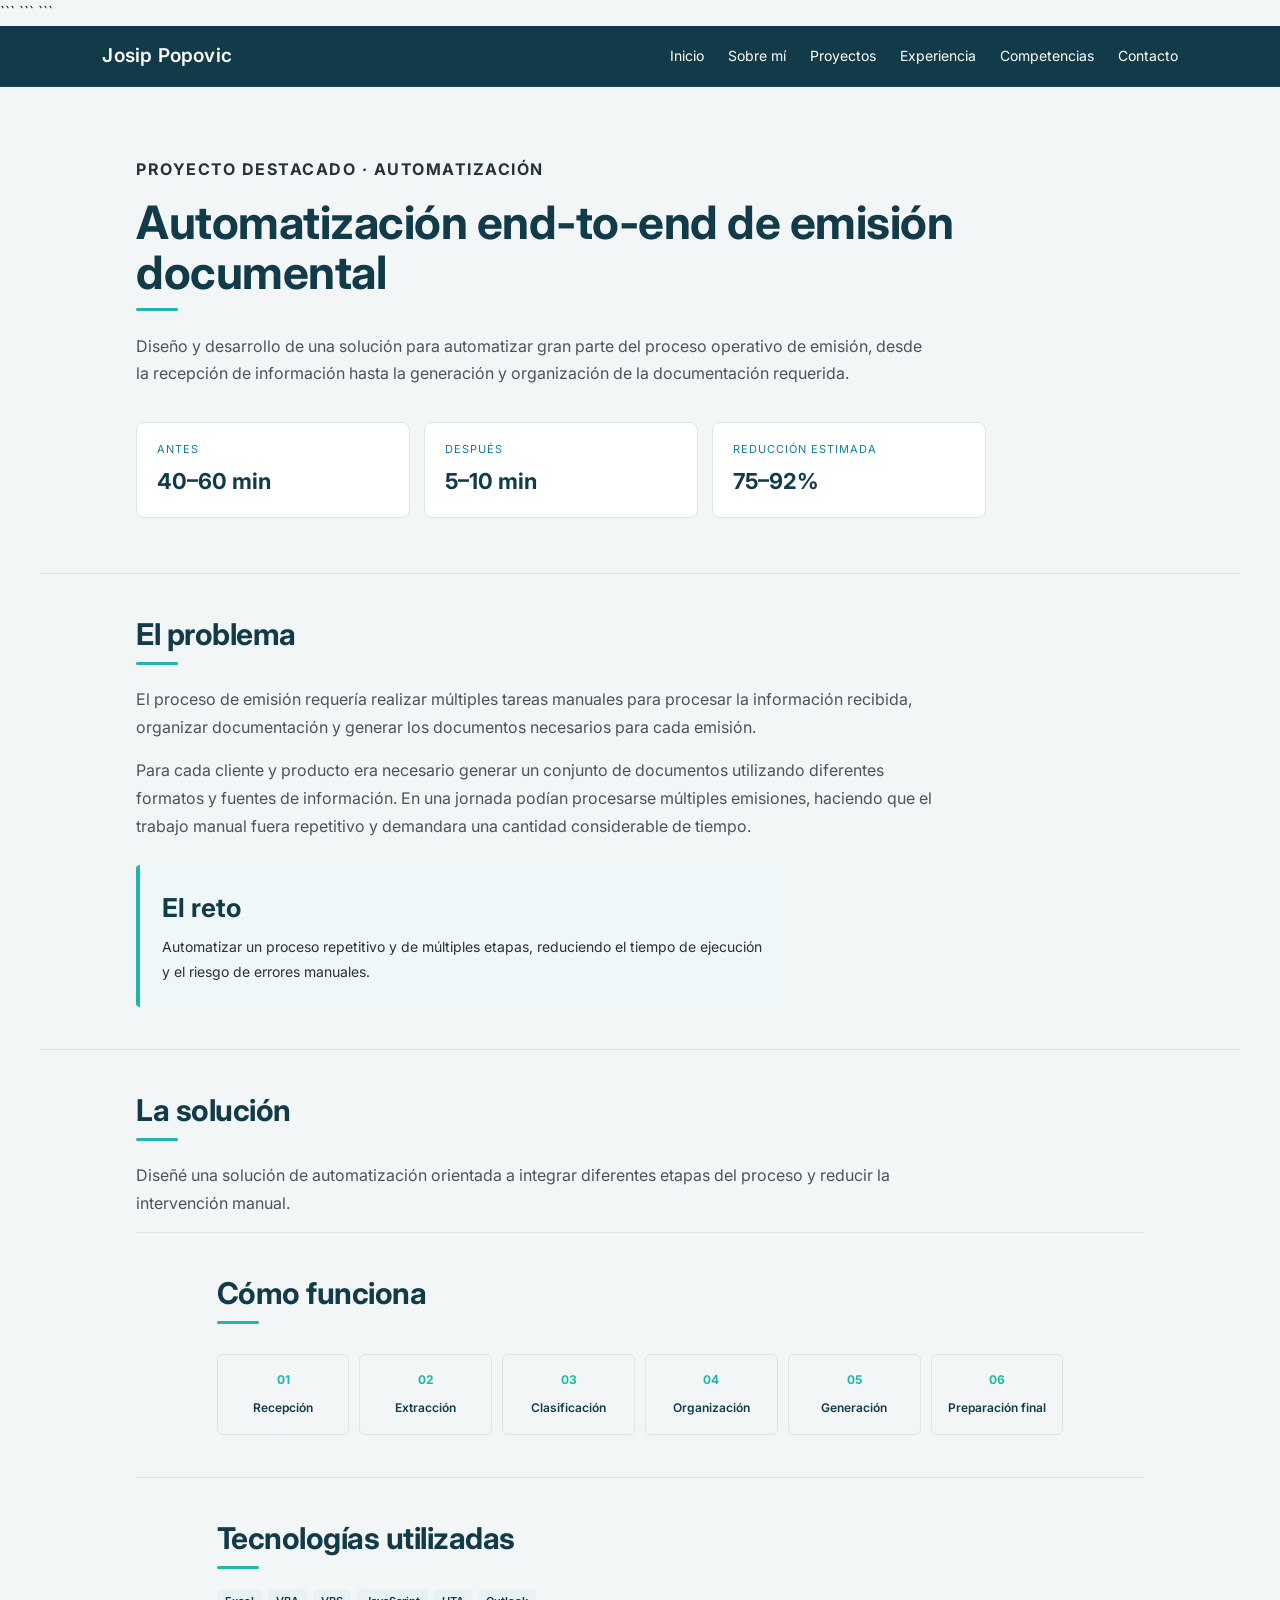
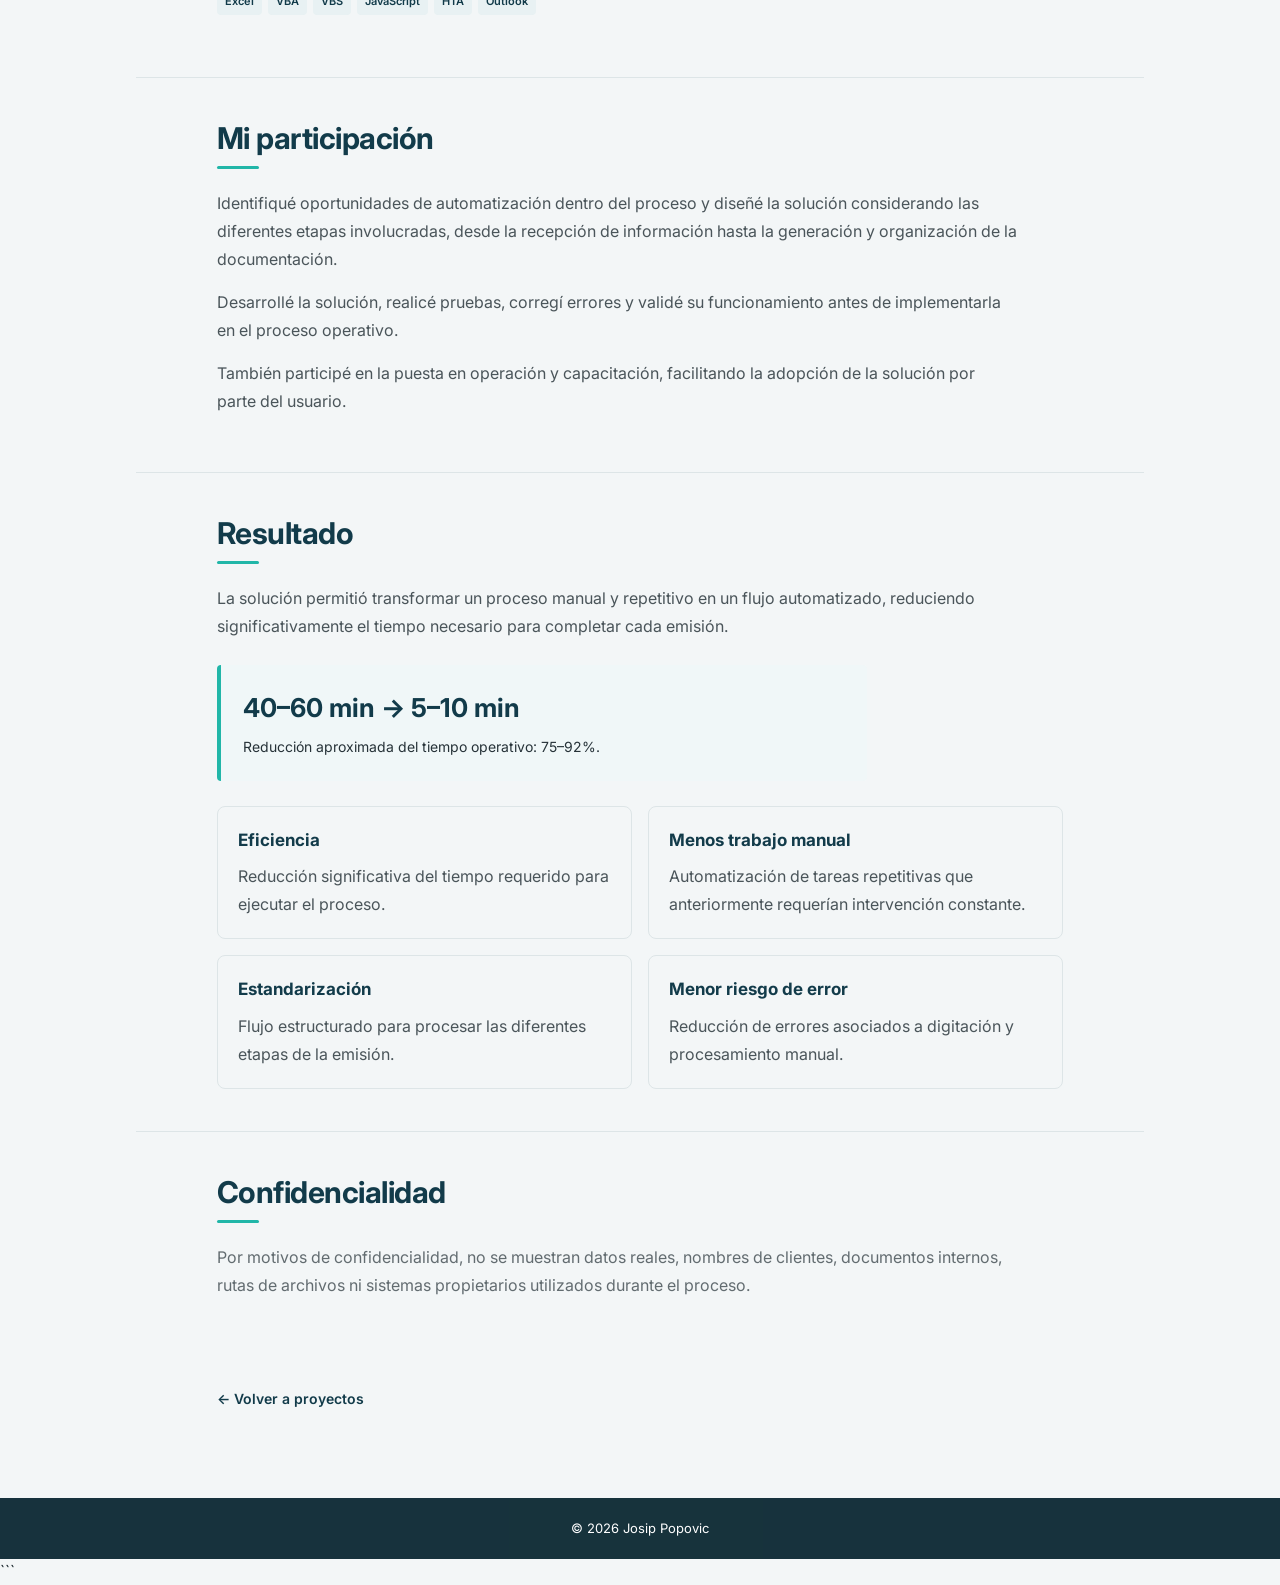
<file: proyectos/emision-documental.html>
<!DOCTYPE html>

<html lang="es">

<head>

```
<meta charset="UTF-8">
<meta name="viewport" content="width=device-width, initial-scale=1.0">

<link rel="preconnect" href="https://fonts.googleapis.com">
<link rel="preconnect" href="https://fonts.gstatic.com" crossorigin>
<link href="https://fonts.googleapis.com/css2?family=Inter:wght@400;500;600;700&display=swap" rel="stylesheet">

<title>Automatización end-to-end de emisión documental | Josip Popovic</title>

<link rel="stylesheet" href="../style.css">
```

</head>

<body>

```
<header>

    <h1>Josip Popovic</h1>

    <nav>
        <a href="../index.html">Inicio</a>
        <a href="../index.html#sobre-mi">Sobre mí</a>
        <a href="../index.html#proyectos">Proyectos</a>
        <a href="../index.html#experiencia">Experiencia</a>
        <a href="../index.html#habilidades">Competencias</a>
        <a href="../index.html#contacto">Contacto</a>
    </nav>

</header>


<main>

    <section class="project-detail">

        <p class="project-detail-label">
            PROYECTO DESTACADO · AUTOMATIZACIÓN
        </p>

        <h2>
            Automatización end-to-end de emisión documental
        </h2>

        <p class="project-detail-intro">
            Diseño y desarrollo de una solución para automatizar gran parte
            del proceso operativo de emisión, desde la recepción de
            información hasta la generación y organización de la
            documentación requerida.
        </p>


        <div class="project-detail-impact">

            <div>
                <span>Antes</span>
                <strong>40–60 min</strong>
            </div>

            <div>
                <span>Después</span>
                <strong>5–10 min</strong>
            </div>

            <div>
                <span>Reducción estimada</span>
                <strong>75–92%</strong>
            </div>

        </div>

    </section>


<section class="project-detail-section">

    <h2>El problema</h2>

    <p>
        El proceso de emisión requería realizar múltiples tareas
        manuales para procesar la información recibida, organizar
        documentación y generar los documentos necesarios para cada
        emisión.
    </p>

    <p>
        Para cada cliente y producto era necesario generar un conjunto
        de documentos utilizando diferentes formatos y fuentes de
        información. En una jornada podían procesarse múltiples
        emisiones, haciendo que el trabajo manual fuera repetitivo y
        demandara una cantidad considerable de tiempo.
    </p>

    <div class="result-highlight">

        <strong>El reto</strong>

        <span>
            Automatizar un proceso repetitivo y de múltiples etapas,
            reduciendo el tiempo de ejecución y el riesgo de errores
            manuales.
        </span>

    </div>

</section>


    <section class="project-detail-section">

        <h2>La solución</h2>

        <p>
            Diseñé una solución de automatización orientada a integrar
            diferentes etapas del proceso y reducir la intervención
            manual.
        </p>

    <section class="project-detail-section">

        <h2>Cómo funciona</h2>

        <div class="process-flow">

            <div>
                <strong>01</strong>
                <span>Recepción</span>
            </div>

            <div>
                <strong>02</strong>
                <span>Extracción</span>
            </div>

            <div>
                <strong>03</strong>
                <span>Clasificación</span>
            </div>

            <div>
                <strong>04</strong>
                <span>Organización</span>
            </div>

            <div>
                <strong>05</strong>
                <span>Generación</span>
            </div>

            <div>
                <strong>06</strong>
                <span>Preparación final</span>
            </div>

        </div>

    </section>

    <section class="project-detail-section">

        <h2>Tecnologías utilizadas</h2>

        <div class="project-tags">

            <span>Excel</span>
            <span>VBA</span>
            <span>VBS</span>
            <span>JavaScript</span>
            <span>HTA</span>
            <span>Outlook</span>

        </div>

    </section>


<section class="project-detail-section">

    <h2>Mi participación</h2>

    <p>
        Identifiqué oportunidades de automatización dentro del proceso
        y diseñé la solución considerando las diferentes etapas
        involucradas, desde la recepción de información hasta la
        generación y organización de la documentación.
    </p>

    <p>
        Desarrollé la solución, realicé pruebas, corregí errores y
        validé su funcionamiento antes de implementarla en el proceso
        operativo.
    </p>

    <p>
        También participé en la puesta en operación y capacitación,
        facilitando la adopción de la solución por parte del usuario.
    </p>

</section>


<section class="project-detail-section">

    <h2>Resultado</h2>

    <p>
        La solución permitió transformar un proceso manual y repetitivo
        en un flujo automatizado, reduciendo significativamente el
        tiempo necesario para completar cada emisión.
    </p>

    <div class="result-highlight">

        <strong>40–60 min → 5–10 min</strong>

        <span>
            Reducción aproximada del tiempo operativo:
            75–92%.
        </span>

    </div>

    <div class="project-detail-grid">

        <div>
            <h3>Eficiencia</h3>
            <p>
                Reducción significativa del tiempo requerido para
                ejecutar el proceso.
            </p>
        </div>

        <div>
            <h3>Menos trabajo manual</h3>
            <p>
                Automatización de tareas repetitivas que anteriormente
                requerían intervención constante.
            </p>
        </div>

        <div>
            <h3>Estandarización</h3>
            <p>
                Flujo estructurado para procesar las diferentes etapas
                de la emisión.
            </p>
        </div>

        <div>
            <h3>Menor riesgo de error</h3>
            <p>
                Reducción de errores asociados a digitación y
                procesamiento manual.
            </p>
        </div>

    </div>

</section>


    <section class="project-detail-section confidentiality">

        <h2>Confidencialidad</h2>

        <p>
            Por motivos de confidencialidad, no se muestran datos reales,
            nombres de clientes, documentos internos, rutas de archivos
            ni sistemas propietarios utilizados durante el proceso.
        </p>

    </section>


    <section class="project-navigation">

        <a href="../index.html#proyectos">
            ← Volver a proyectos
        </a>

    </section>

</main>


<footer>

    <p>© 2026 Josip Popovic</p>

</footer>
```

</body>

</html>
</file>
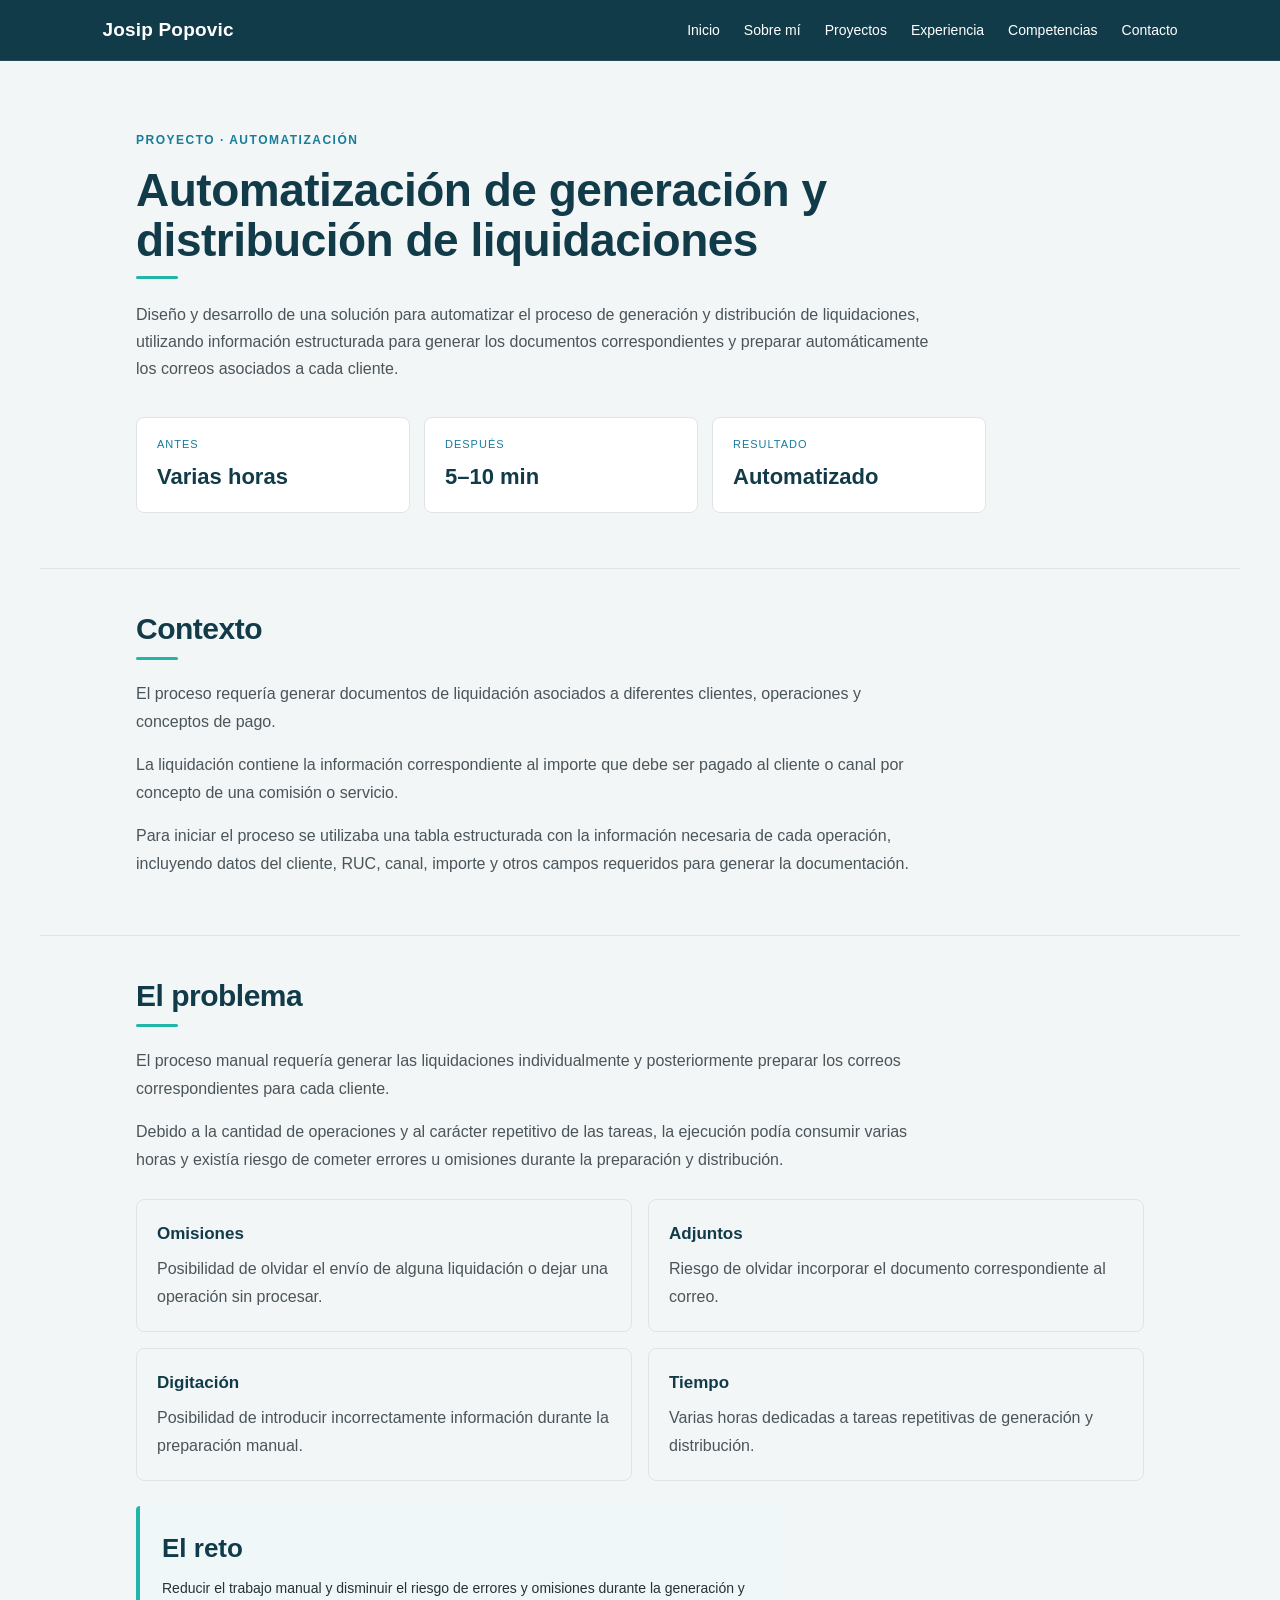
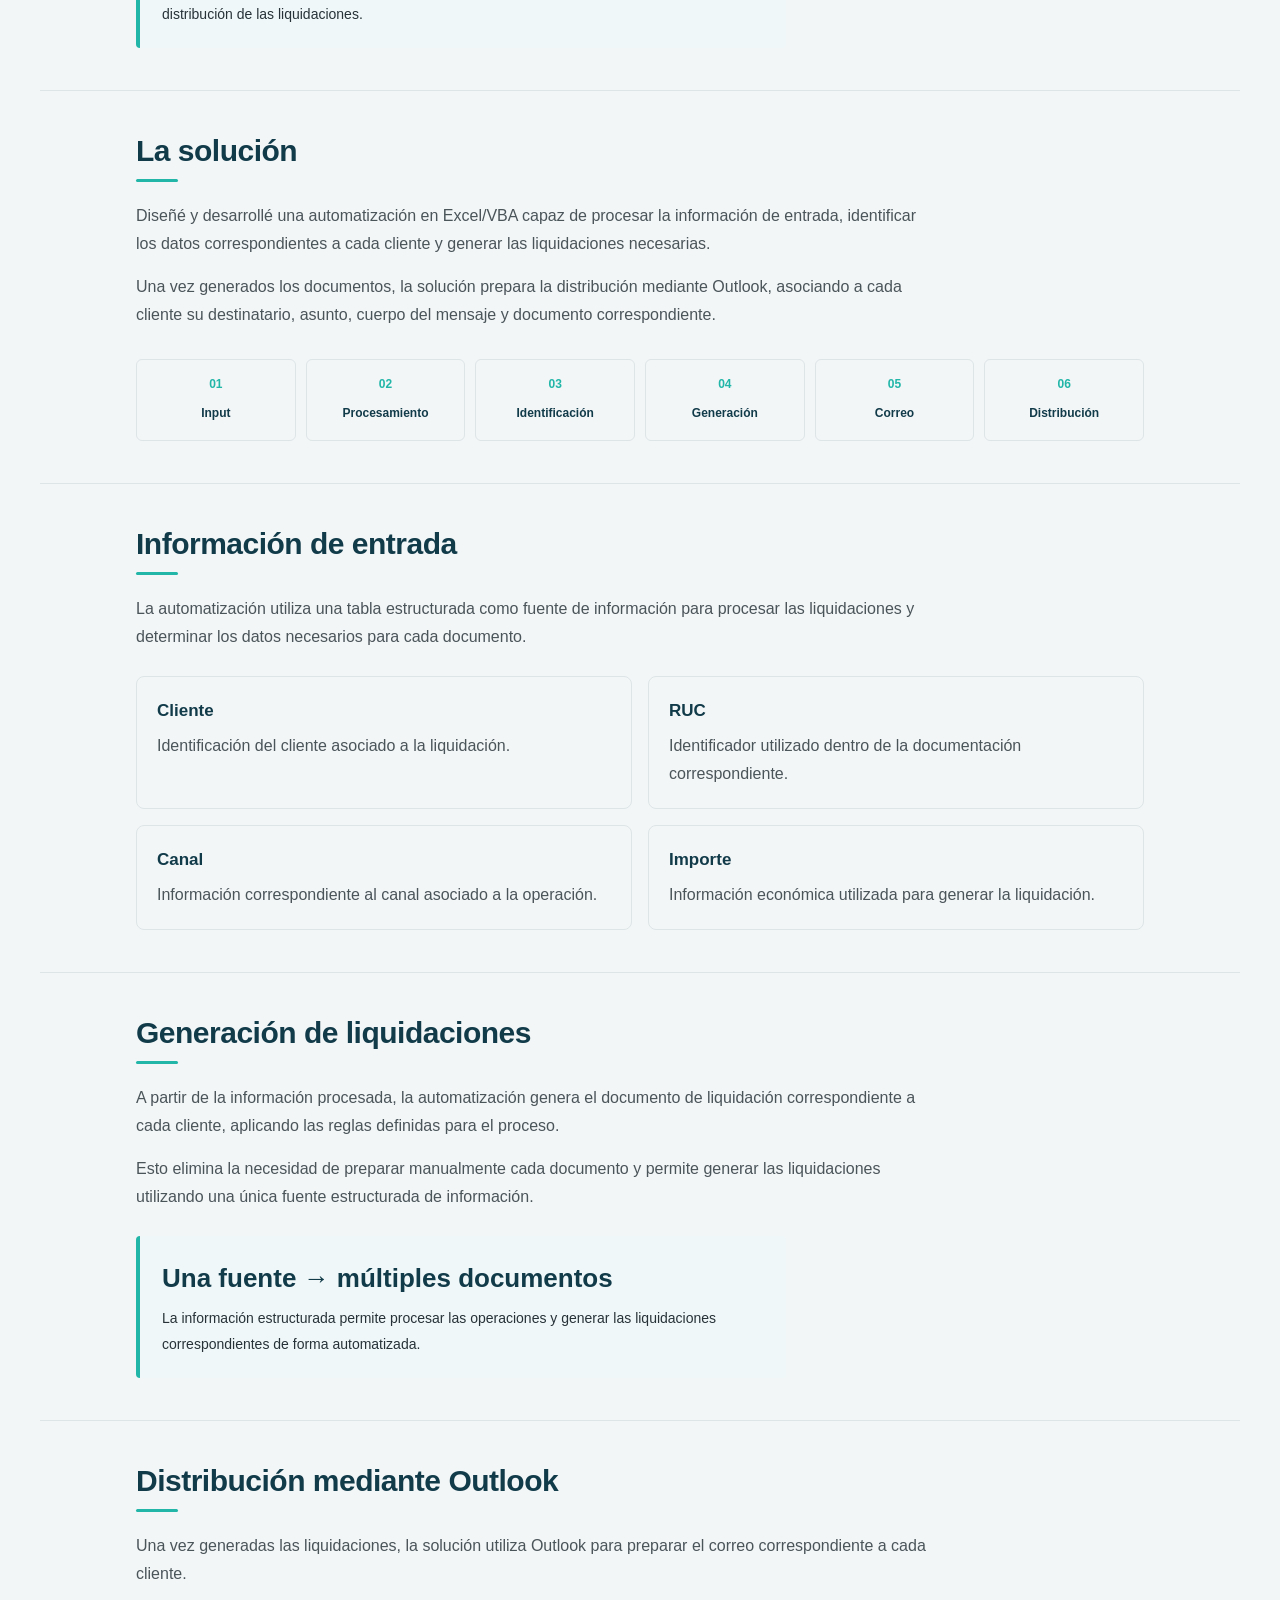
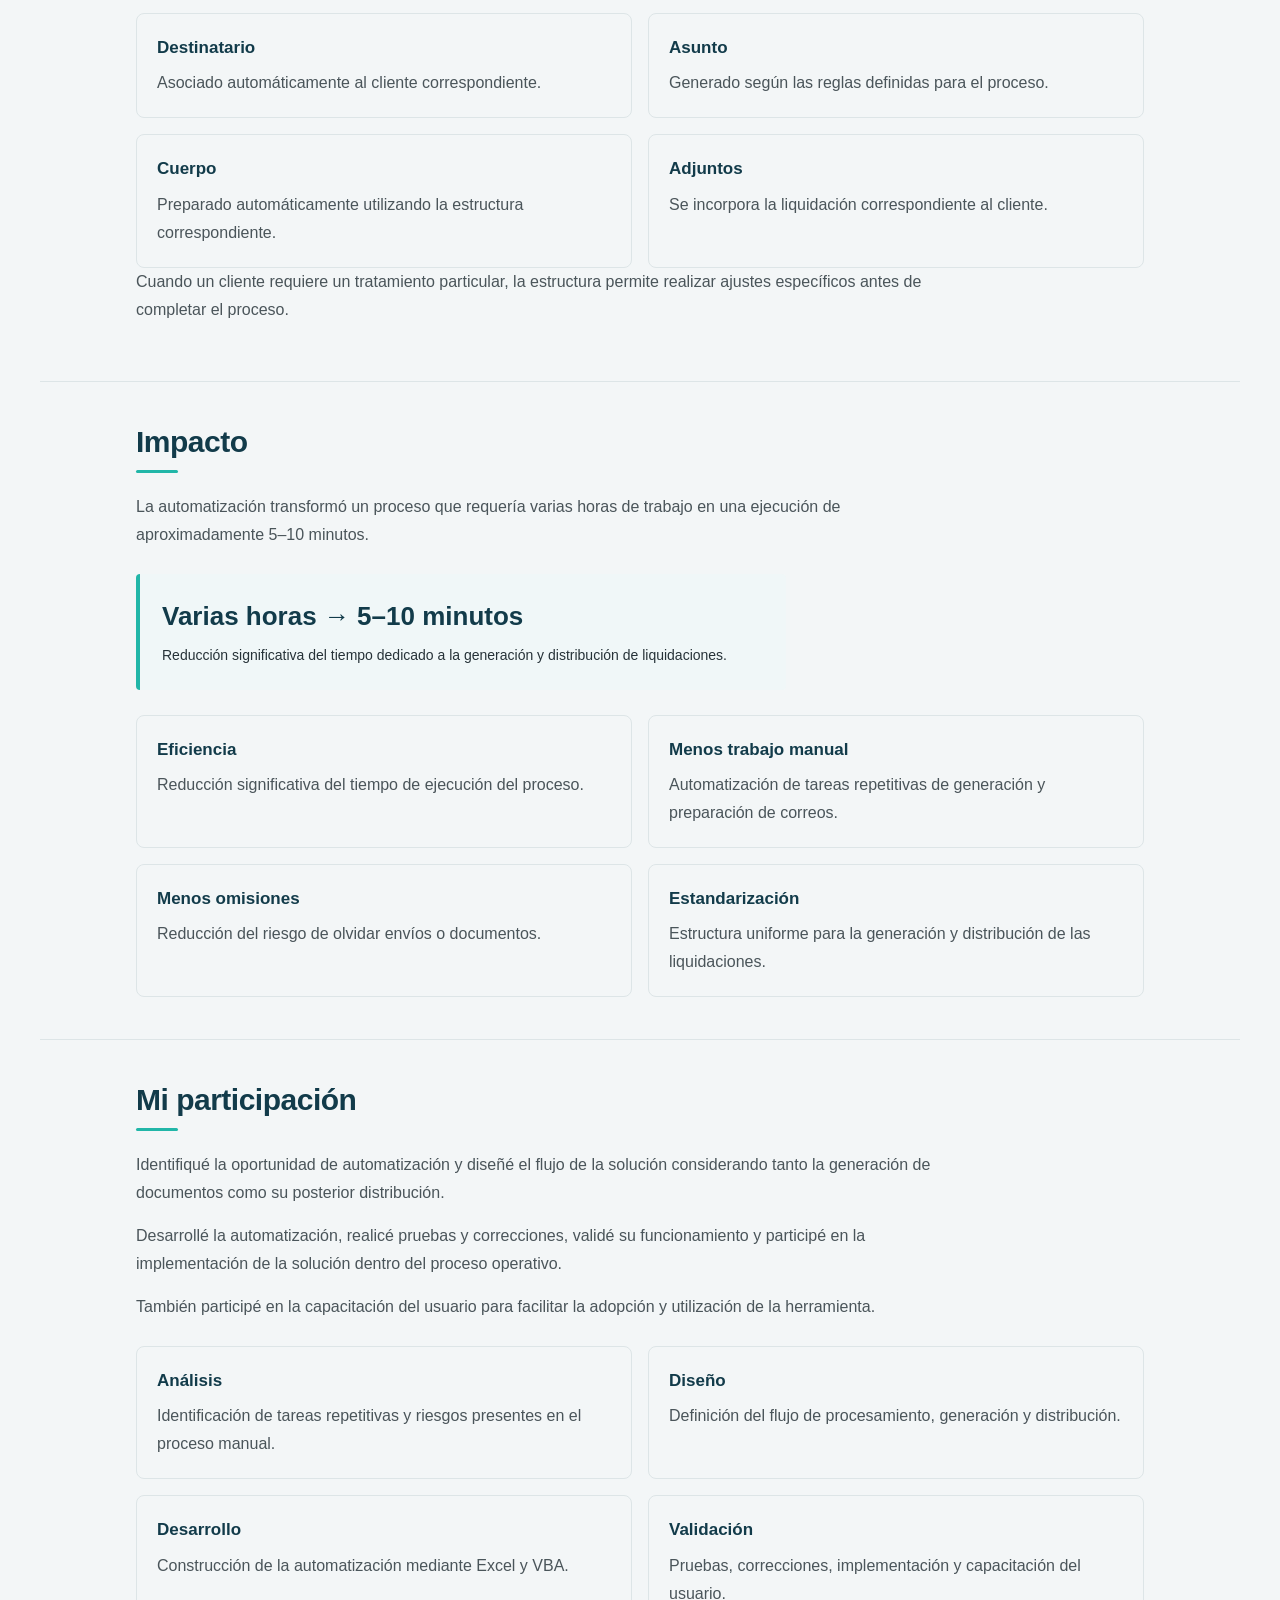
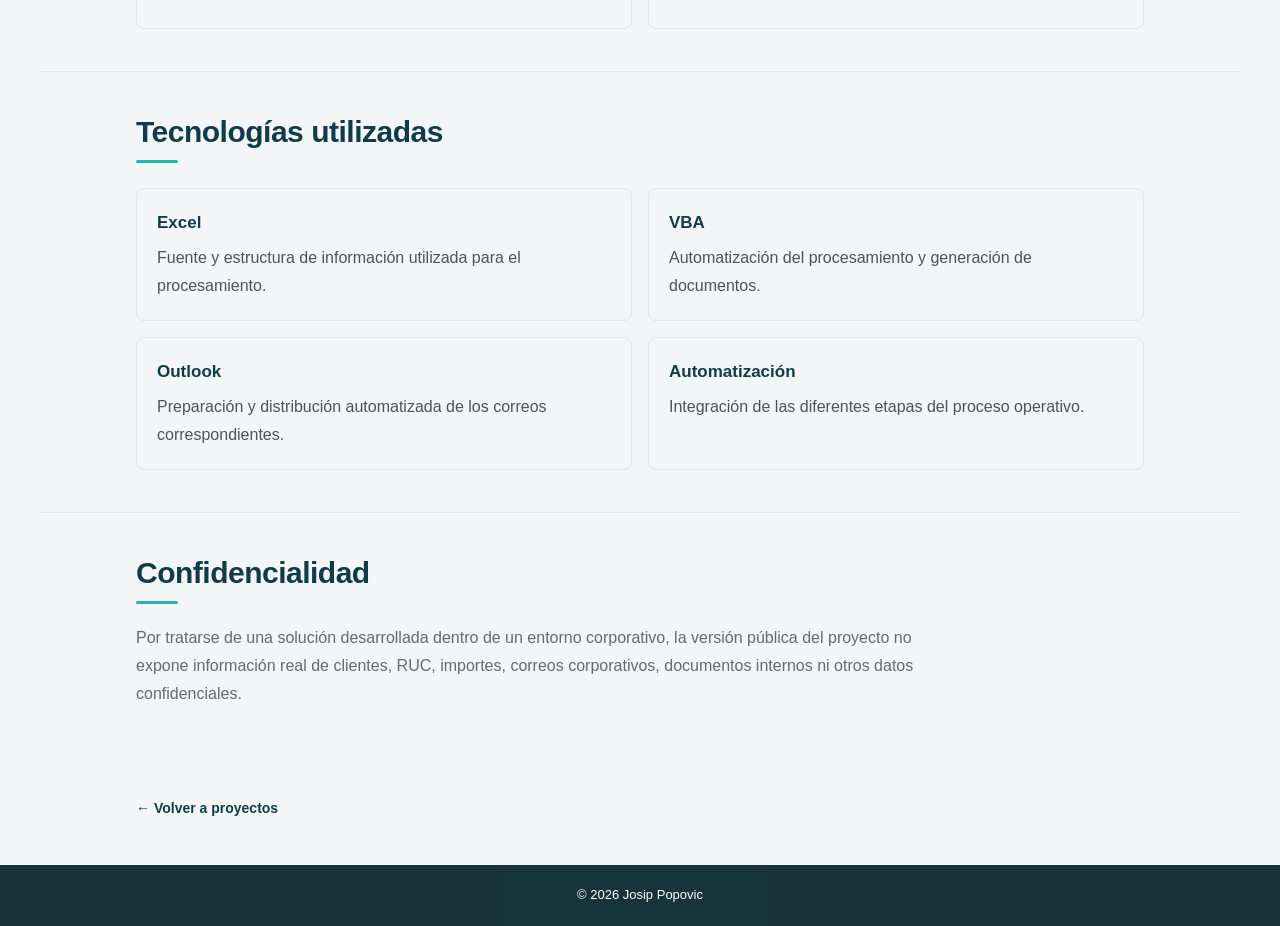
<file: proyectos/liquidaciones.html>
<!DOCTYPE html>

<html lang="es">

<head>

<meta charset="UTF-8"> <meta name="viewport" content="width=device-width, initial-scale=1.0">

<title>Automatización de generación y distribución de liquidaciones | Josip Popovic</title>

<link rel="stylesheet" href="../style.css">

</head>

<body>

<header>

<h1>Josip Popovic</h1>

<nav>
    <a href="../index.html#inicio">Inicio</a>
    <a href="../index.html#sobre-mi">Sobre mí</a>
    <a href="../index.html#proyectos">Proyectos</a>
    <a href="../index.html#experiencia">Experiencia</a>
    <a href="../index.html#habilidades">Competencias</a>
    <a href="../index.html#contacto">Contacto</a>
</nav>

</header>

<main>

<!-- ========================================
     INTRODUCCIÓN
========================================= -->

<section class="project-detail">

    <div class="project-detail-label">
        PROYECTO · AUTOMATIZACIÓN
    </div>

    <h2>
        Automatización de generación y distribución de liquidaciones
    </h2>

    <p class="project-detail-intro">
        Diseño y desarrollo de una solución para automatizar el
        proceso de generación y distribución de liquidaciones,
        utilizando información estructurada para generar los
        documentos correspondientes y preparar automáticamente
        los correos asociados a cada cliente.
    </p>


    <div class="project-detail-impact">

        <div>
            <span>Antes</span>
            <strong>Varias horas</strong>
        </div>

        <div>
            <span>Después</span>
            <strong>5–10 min</strong>
        </div>

        <div>
            <span>Resultado</span>
            <strong>Automatizado</strong>
        </div>

    </div>

</section>


<!-- ========================================
     CONTEXTO
========================================= -->

<section class="project-detail-section">

    <h2>Contexto</h2>

    <p>
        El proceso requería generar documentos de liquidación
        asociados a diferentes clientes, operaciones y conceptos
        de pago.
    </p>

    <p>
        La liquidación contiene la información correspondiente al
        importe que debe ser pagado al cliente o canal por concepto
        de una comisión o servicio.
    </p>

    <p>
        Para iniciar el proceso se utilizaba una tabla estructurada
        con la información necesaria de cada operación, incluyendo
        datos del cliente, RUC, canal, importe y otros campos
        requeridos para generar la documentación.
    </p>

</section>


<!-- ========================================
     EL PROBLEMA
========================================= -->

<section class="project-detail-section">

    <h2>El problema</h2>

    <p>
        El proceso manual requería generar las liquidaciones
        individualmente y posteriormente preparar los correos
        correspondientes para cada cliente.
    </p>

    <p>
        Debido a la cantidad de operaciones y al carácter repetitivo
        de las tareas, la ejecución podía consumir varias horas y
        existía riesgo de cometer errores u omisiones durante la
        preparación y distribución.
    </p>

    <div class="project-detail-grid">

        <div>

            <h3>Omisiones</h3>

            <p>
                Posibilidad de olvidar el envío de alguna liquidación
                o dejar una operación sin procesar.
            </p>

        </div>


        <div>

            <h3>Adjuntos</h3>

            <p>
                Riesgo de olvidar incorporar el documento
                correspondiente al correo.
            </p>

        </div>


        <div>

            <h3>Digitación</h3>

            <p>
                Posibilidad de introducir incorrectamente información
                durante la preparación manual.
            </p>

        </div>


        <div>

            <h3>Tiempo</h3>

            <p>
                Varias horas dedicadas a tareas repetitivas de
                generación y distribución.
            </p>

        </div>

    </div>


    <div class="result-highlight">

        <strong>El reto</strong>

        <span>
            Reducir el trabajo manual y disminuir el riesgo de
            errores y omisiones durante la generación y distribución
            de las liquidaciones.
        </span>

    </div>

</section>


<!-- ========================================
     LA SOLUCIÓN
========================================= -->

<section class="project-detail-section">

    <h2>La solución</h2>

    <p>
        Diseñé y desarrollé una automatización en Excel/VBA capaz
        de procesar la información de entrada, identificar los
        datos correspondientes a cada cliente y generar las
        liquidaciones necesarias.
    </p>

    <p>
        Una vez generados los documentos, la solución prepara la
        distribución mediante Outlook, asociando a cada cliente
        su destinatario, asunto, cuerpo del mensaje y documento
        correspondiente.
    </p>


    <div class="process-flow">

        <div>
            <strong>01</strong>
            <span>Input</span>
        </div>

        <div>
            <strong>02</strong>
            <span>Procesamiento</span>
        </div>

        <div>
            <strong>03</strong>
            <span>Identificación</span>
        </div>

        <div>
            <strong>04</strong>
            <span>Generación</span>
        </div>

        <div>
            <strong>05</strong>
            <span>Correo</span>
        </div>

        <div>
            <strong>06</strong>
            <span>Distribución</span>
        </div>

    </div>

</section>


<!-- ========================================
     INFORMACIÓN DE ENTRADA
========================================= -->

<section class="project-detail-section">

    <h2>Información de entrada</h2>

    <p>
        La automatización utiliza una tabla estructurada como
        fuente de información para procesar las liquidaciones y
        determinar los datos necesarios para cada documento.
    </p>


    <div class="project-detail-grid">

        <div>

            <h3>Cliente</h3>

            <p>
                Identificación del cliente asociado a la liquidación.
            </p>

        </div>


        <div>

            <h3>RUC</h3>

            <p>
                Identificador utilizado dentro de la documentación
                correspondiente.
            </p>

        </div>


        <div>

            <h3>Canal</h3>

            <p>
                Información correspondiente al canal asociado a la
                operación.
            </p>

        </div>


        <div>

            <h3>Importe</h3>

            <p>
                Información económica utilizada para generar la
                liquidación.
            </p>

        </div>

    </div>

</section>


<!-- ========================================
     GENERACIÓN
========================================= -->

<section class="project-detail-section">

    <h2>Generación de liquidaciones</h2>

    <p>
        A partir de la información procesada, la automatización
        genera el documento de liquidación correspondiente a cada
        cliente, aplicando las reglas definidas para el proceso.
    </p>

    <p>
        Esto elimina la necesidad de preparar manualmente cada
        documento y permite generar las liquidaciones utilizando
        una única fuente estructurada de información.
    </p>


    <div class="result-highlight">

        <strong>Una fuente → múltiples documentos</strong>

        <span>
            La información estructurada permite procesar las
            operaciones y generar las liquidaciones correspondientes
            de forma automatizada.
        </span>

    </div>

</section>


<!-- ========================================
     DISTRIBUCIÓN
========================================= -->

<section class="project-detail-section">

    <h2>Distribución mediante Outlook</h2>

    <p>
        Una vez generadas las liquidaciones, la solución utiliza
        Outlook para preparar el correo correspondiente a cada
        cliente.
    </p>


    <div class="project-detail-grid">

        <div>

            <h3>Destinatario</h3>

            <p>
                Asociado automáticamente al cliente correspondiente.
            </p>

        </div>


        <div>

            <h3>Asunto</h3>

            <p>
                Generado según las reglas definidas para el proceso.
            </p>

        </div>


        <div>

            <h3>Cuerpo</h3>

            <p>
                Preparado automáticamente utilizando la estructura
                correspondiente.
            </p>

        </div>


        <div>

            <h3>Adjuntos</h3>

            <p>
                Se incorpora la liquidación correspondiente al
                cliente.
            </p>

        </div>

    </div>


    <p>
        Cuando un cliente requiere un tratamiento particular, la
        estructura permite realizar ajustes específicos antes de
        completar el proceso.
    </p>

</section>


<!-- ========================================
     IMPACTO
========================================= -->

<section class="project-detail-section">

    <h2>Impacto</h2>

    <p>
        La automatización transformó un proceso que requería varias
        horas de trabajo en una ejecución de aproximadamente
        5–10 minutos.
    </p>


    <div class="result-highlight">

        <strong>Varias horas → 5–10 minutos</strong>

        <span>
            Reducción significativa del tiempo dedicado a la
            generación y distribución de liquidaciones.
        </span>

    </div>


    <div class="project-detail-grid">

        <div>

            <h3>Eficiencia</h3>

            <p>
                Reducción significativa del tiempo de ejecución
                del proceso.
            </p>

        </div>


        <div>

            <h3>Menos trabajo manual</h3>

            <p>
                Automatización de tareas repetitivas de generación
                y preparación de correos.
            </p>

        </div>


        <div>

            <h3>Menos omisiones</h3>

            <p>
                Reducción del riesgo de olvidar envíos o documentos.
            </p>

        </div>


        <div>

            <h3>Estandarización</h3>

            <p>
                Estructura uniforme para la generación y distribución
                de las liquidaciones.
            </p>

        </div>

    </div>

</section>


<!-- ========================================
     MI PARTICIPACIÓN
========================================= -->

<section class="project-detail-section">

    <h2>Mi participación</h2>

    <p>
        Identifiqué la oportunidad de automatización y diseñé el
        flujo de la solución considerando tanto la generación de
        documentos como su posterior distribución.
    </p>

    <p>
        Desarrollé la automatización, realicé pruebas y correcciones,
        validé su funcionamiento y participé en la implementación
        de la solución dentro del proceso operativo.
    </p>

    <p>
        También participé en la capacitación del usuario para
        facilitar la adopción y utilización de la herramienta.
    </p>


    <div class="project-detail-grid">

        <div>

            <h3>Análisis</h3>

            <p>
                Identificación de tareas repetitivas y riesgos
                presentes en el proceso manual.
            </p>

        </div>


        <div>

            <h3>Diseño</h3>

            <p>
                Definición del flujo de procesamiento, generación
                y distribución.
            </p>

        </div>


        <div>

            <h3>Desarrollo</h3>

            <p>
                Construcción de la automatización mediante Excel
                y VBA.
            </p>

        </div>


        <div>

            <h3>Validación</h3>

            <p>
                Pruebas, correcciones, implementación y capacitación
                del usuario.
            </p>

        </div>

    </div>

</section>


<!-- ========================================
     TECNOLOGÍAS
========================================= -->

<section class="project-detail-section">

    <h2>Tecnologías utilizadas</h2>

    <div class="project-detail-grid">

        <div>

            <h3>Excel</h3>

            <p>
                Fuente y estructura de información utilizada para
                el procesamiento.
            </p>

        </div>


        <div>

            <h3>VBA</h3>

            <p>
                Automatización del procesamiento y generación de
                documentos.
            </p>

        </div>


        <div>

            <h3>Outlook</h3>

            <p>
                Preparación y distribución automatizada de los
                correos correspondientes.
            </p>

        </div>


        <div>

            <h3>Automatización</h3>

            <p>
                Integración de las diferentes etapas del proceso
                operativo.
            </p>

        </div>

    </div>

</section>


<!-- ========================================
     CONFIDENCIALIDAD
========================================= -->

<section class="project-detail-section confidentiality">

    <h2>Confidencialidad</h2>

    <p>
        Por tratarse de una solución desarrollada dentro de un
        entorno corporativo, la versión pública del proyecto no
        expone información real de clientes, RUC, importes, correos
        corporativos, documentos internos ni otros datos
        confidenciales.
    </p>

</section>


<!-- ========================================
     NAVEGACIÓN
========================================= -->

<section class="project-navigation">

    <a href="../index.html#proyectos">
        ← Volver a proyectos
    </a>

</section>

</main>

<footer>

<p>
    © 2026 Josip Popovic
</p>

</footer>

</body>

</html>
</file>
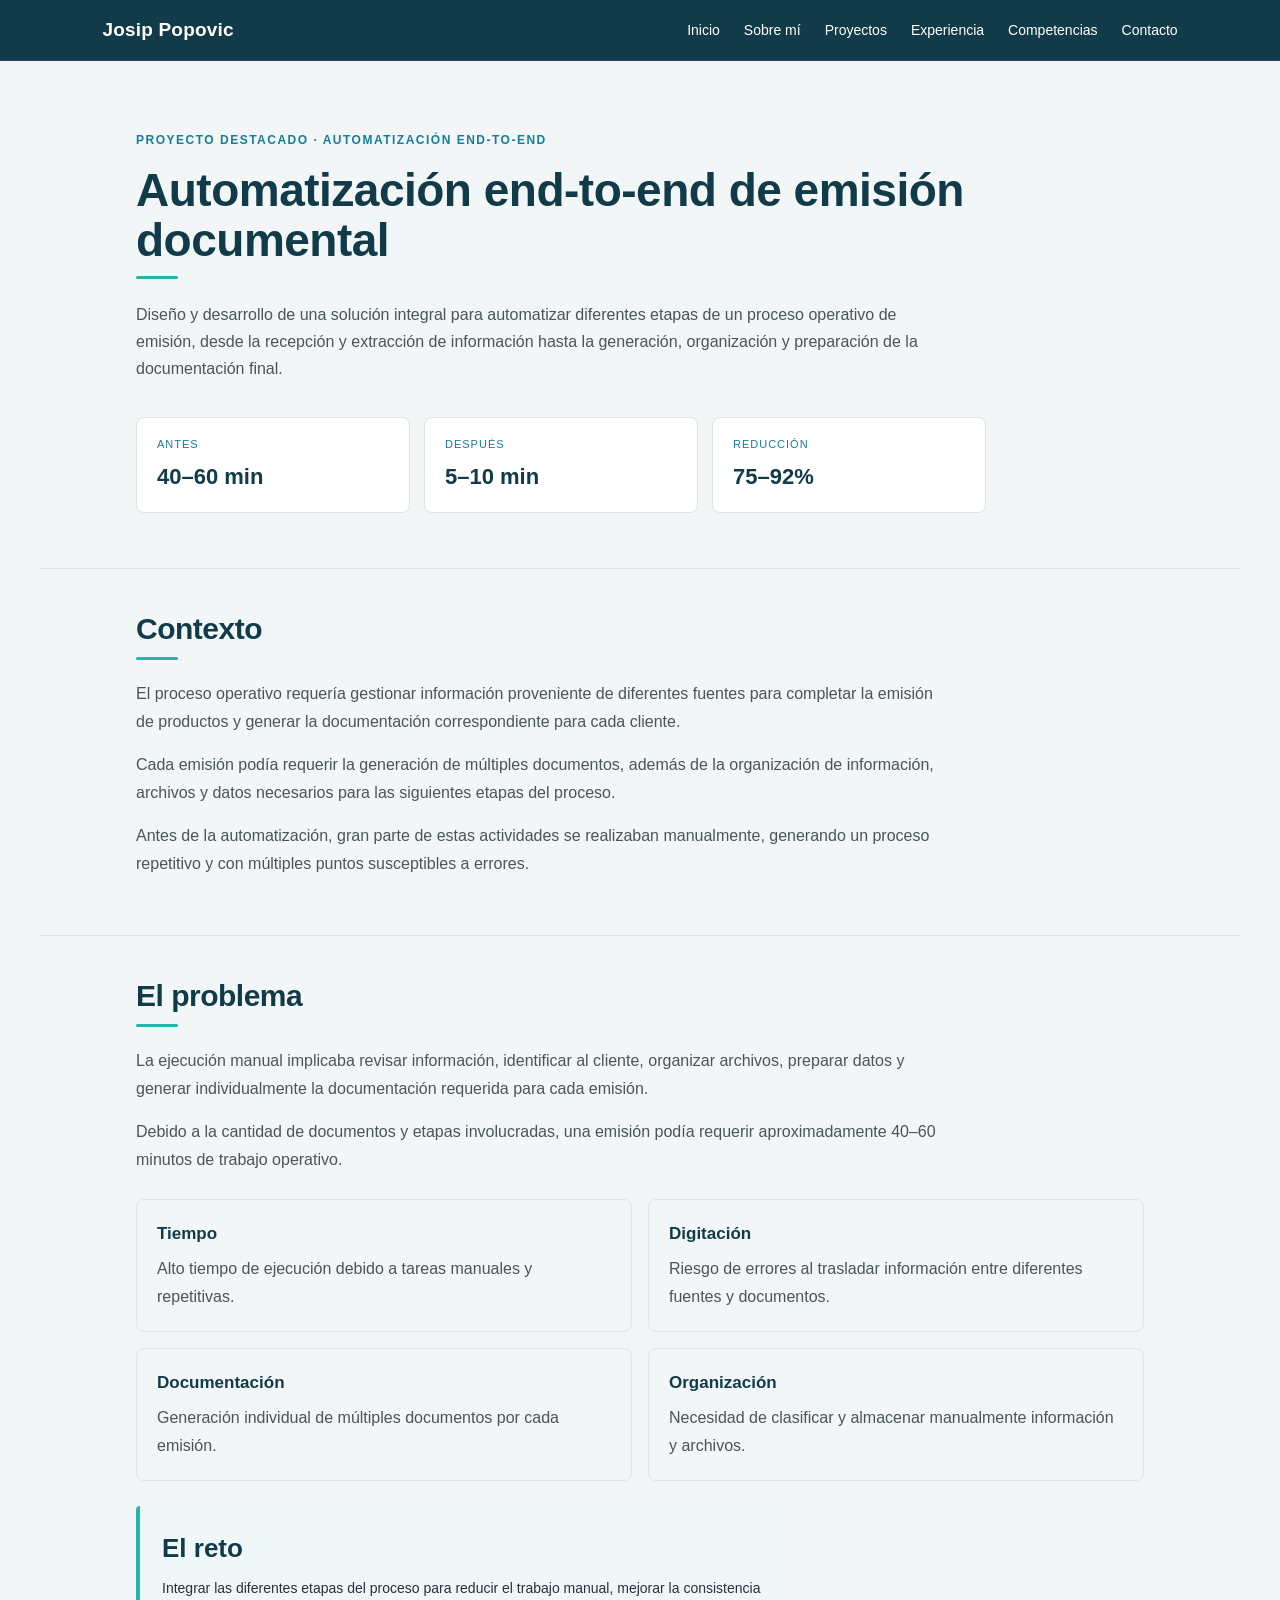
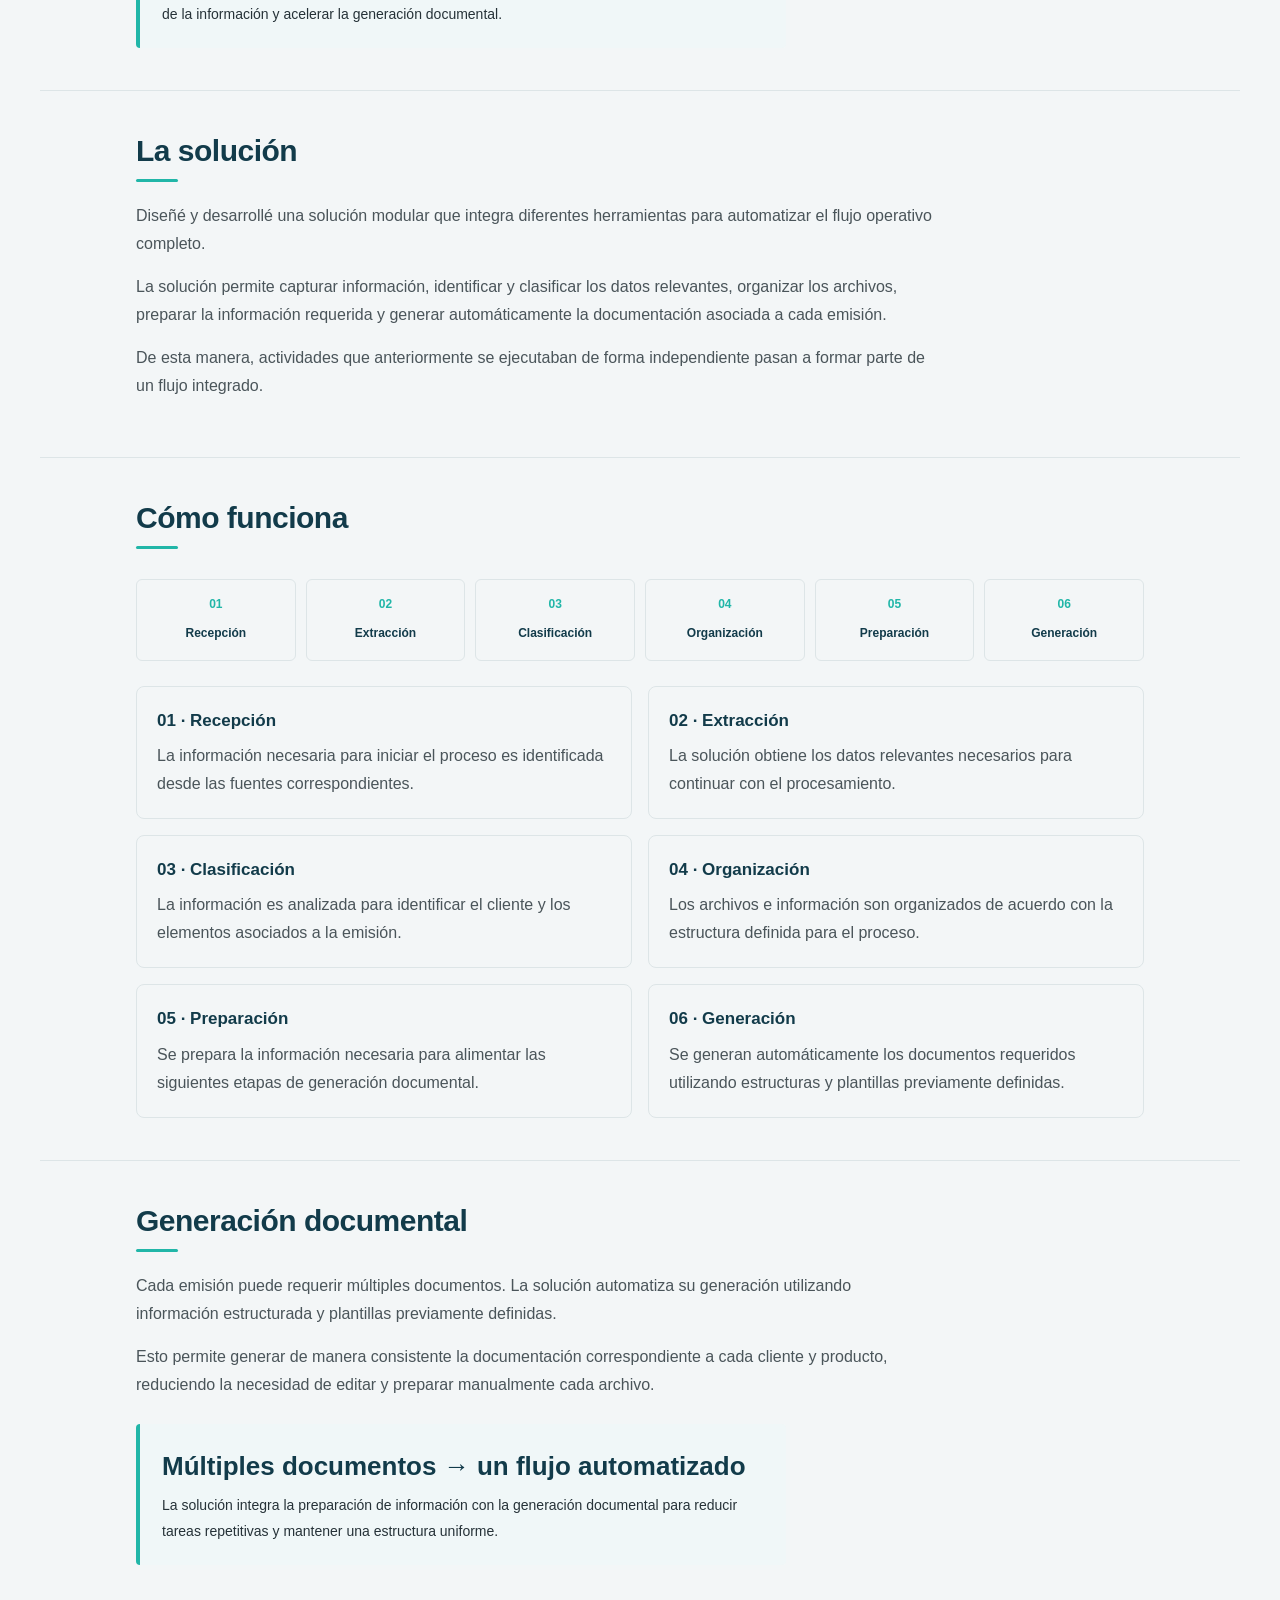
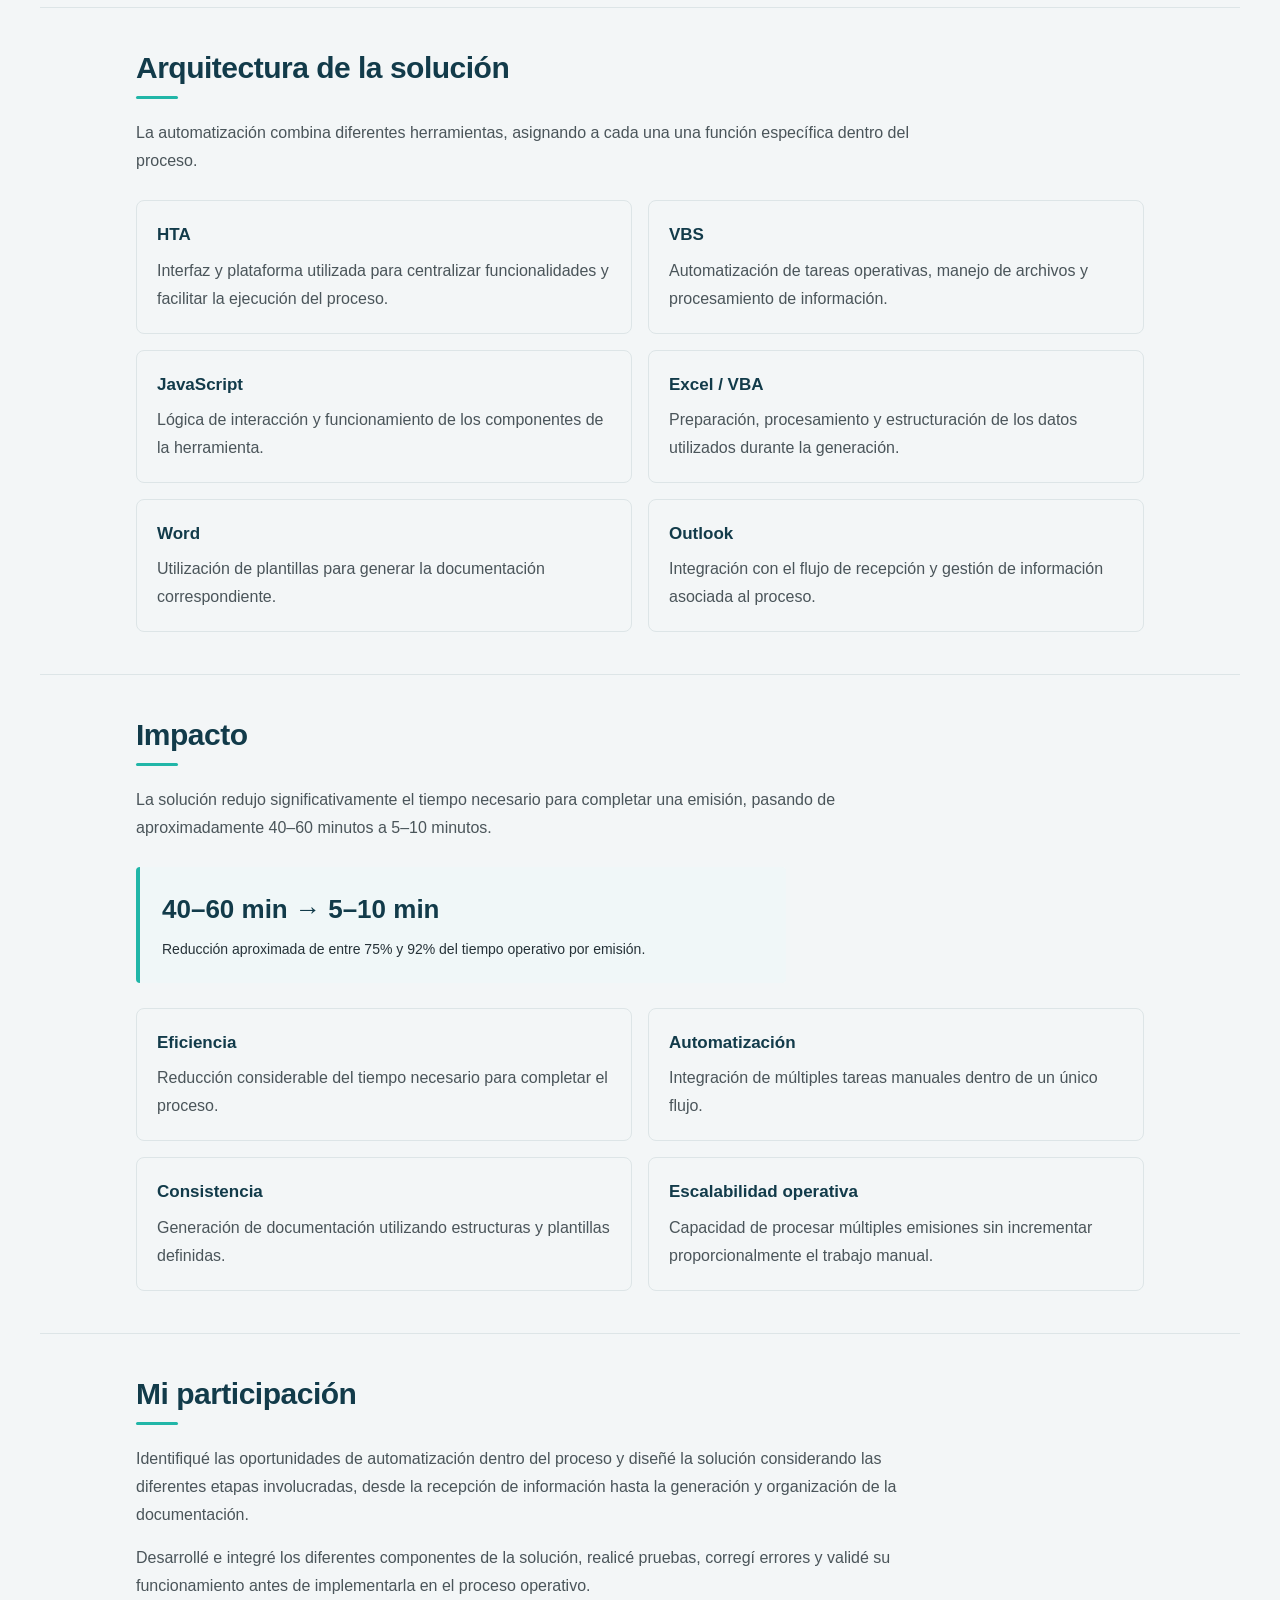
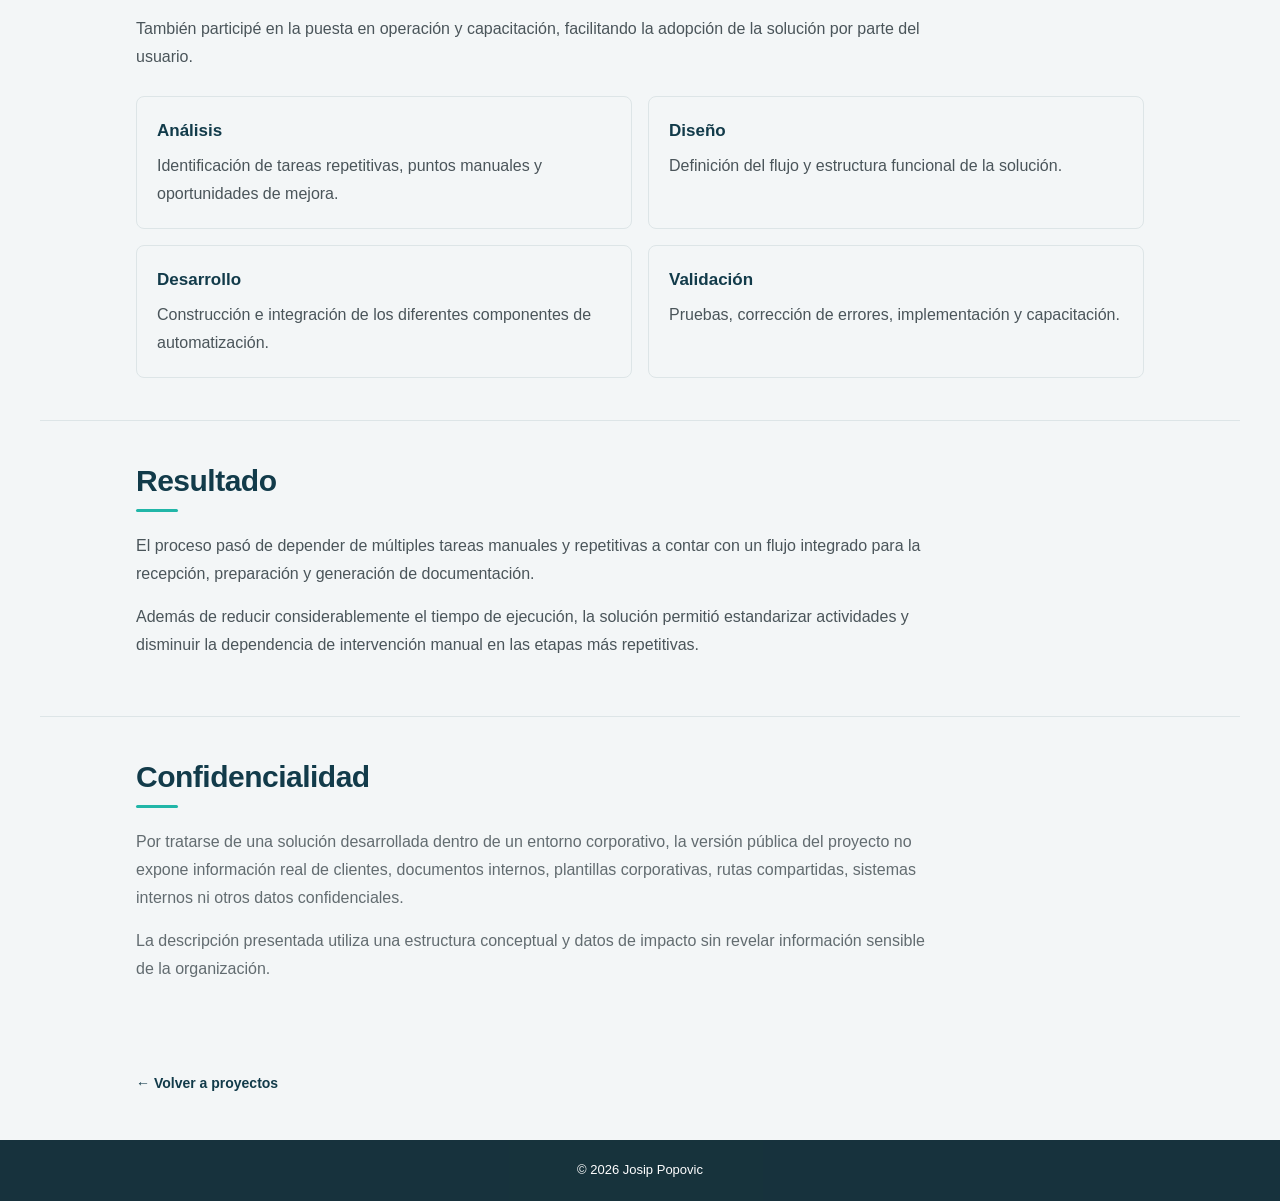
<file: proyectos/rentas-vitalicias.html>
<!DOCTYPE html>

<html lang="es">

<head>

<meta charset="UTF-8"> <meta name="viewport" content="width=device-width, initial-scale=1.0">

<title>Automatización end-to-end de emisión documental | Josip Popovic</title>

<link rel="stylesheet" href="../style.css">

</head>

<body>

<header>

<h1>Josip Popovic</h1>

<nav>
    <a href="../index.html#inicio">Inicio</a>
    <a href="../index.html#sobre-mi">Sobre mí</a>
    <a href="../index.html#proyectos">Proyectos</a>
    <a href="../index.html#experiencia">Experiencia</a>
    <a href="../index.html#habilidades">Competencias</a>
    <a href="../index.html#contacto">Contacto</a>
</nav>

</header>

<main>

<!-- ========================================
     INTRODUCCIÓN
========================================= -->

<section class="project-detail">

    <div class="project-detail-label">
        PROYECTO DESTACADO · AUTOMATIZACIÓN END-TO-END
    </div>

    <h2>
        Automatización end-to-end de emisión documental
    </h2>

    <p class="project-detail-intro">
        Diseño y desarrollo de una solución integral para
        automatizar diferentes etapas de un proceso operativo de
        emisión, desde la recepción y extracción de información
        hasta la generación, organización y preparación de la
        documentación final.
    </p>


    <div class="project-detail-impact">

        <div>
            <span>Antes</span>
            <strong>40–60 min</strong>
        </div>

        <div>
            <span>Después</span>
            <strong>5–10 min</strong>
        </div>

        <div>
            <span>Reducción</span>
            <strong>75–92%</strong>
        </div>

    </div>

</section>


<!-- ========================================
     CONTEXTO
========================================= -->

<section class="project-detail-section">

    <h2>Contexto</h2>

    <p>
        El proceso operativo requería gestionar información
        proveniente de diferentes fuentes para completar la emisión
        de productos y generar la documentación correspondiente
        para cada cliente.
    </p>

    <p>
        Cada emisión podía requerir la generación de múltiples
        documentos, además de la organización de información,
        archivos y datos necesarios para las siguientes etapas del
        proceso.
    </p>

    <p>
        Antes de la automatización, gran parte de estas actividades
        se realizaban manualmente, generando un proceso repetitivo
        y con múltiples puntos susceptibles a errores.
    </p>

</section>


<!-- ========================================
     EL PROBLEMA
========================================= -->

<section class="project-detail-section">

    <h2>El problema</h2>

    <p>
        La ejecución manual implicaba revisar información,
        identificar al cliente, organizar archivos, preparar datos
        y generar individualmente la documentación requerida para
        cada emisión.
    </p>

    <p>
        Debido a la cantidad de documentos y etapas involucradas,
        una emisión podía requerir aproximadamente 40–60 minutos
        de trabajo operativo.
    </p>


    <div class="project-detail-grid">

        <div>

            <h3>Tiempo</h3>

            <p>
                Alto tiempo de ejecución debido a tareas manuales
                y repetitivas.
            </p>

        </div>


        <div>

            <h3>Digitación</h3>

            <p>
                Riesgo de errores al trasladar información entre
                diferentes fuentes y documentos.
            </p>

        </div>


        <div>

            <h3>Documentación</h3>

            <p>
                Generación individual de múltiples documentos por
                cada emisión.
            </p>

        </div>


        <div>

            <h3>Organización</h3>

            <p>
                Necesidad de clasificar y almacenar manualmente
                información y archivos.
            </p>

        </div>

    </div>


    <div class="result-highlight">

        <strong>El reto</strong>

        <span>
            Integrar las diferentes etapas del proceso para reducir
            el trabajo manual, mejorar la consistencia de la
            información y acelerar la generación documental.
        </span>

    </div>

</section>


<!-- ========================================
     LA SOLUCIÓN
========================================= -->

<section class="project-detail-section">

    <h2>La solución</h2>

    <p>
        Diseñé y desarrollé una solución modular que integra
        diferentes herramientas para automatizar el flujo
        operativo completo.
    </p>

    <p>
        La solución permite capturar información, identificar y
        clasificar los datos relevantes, organizar los archivos,
        preparar la información requerida y generar automáticamente
        la documentación asociada a cada emisión.
    </p>

    <p>
        De esta manera, actividades que anteriormente se ejecutaban
        de forma independiente pasan a formar parte de un flujo
        integrado.
    </p>

</section>


<!-- ========================================
     CÓMO FUNCIONA
========================================= -->

<section class="project-detail-section">

    <h2>Cómo funciona</h2>


    <div class="process-flow">

        <div>
            <strong>01</strong>
            <span>Recepción</span>
        </div>

        <div>
            <strong>02</strong>
            <span>Extracción</span>
        </div>

        <div>
            <strong>03</strong>
            <span>Clasificación</span>
        </div>

        <div>
            <strong>04</strong>
            <span>Organización</span>
        </div>

        <div>
            <strong>05</strong>
            <span>Preparación</span>
        </div>

        <div>
            <strong>06</strong>
            <span>Generación</span>
        </div>

    </div>


    <div class="project-detail-grid">

        <div>

            <h3>01 · Recepción</h3>

            <p>
                La información necesaria para iniciar el proceso
                es identificada desde las fuentes correspondientes.
            </p>

        </div>


        <div>

            <h3>02 · Extracción</h3>

            <p>
                La solución obtiene los datos relevantes necesarios
                para continuar con el procesamiento.
            </p>

        </div>


        <div>

            <h3>03 · Clasificación</h3>

            <p>
                La información es analizada para identificar el
                cliente y los elementos asociados a la emisión.
            </p>

        </div>


        <div>

            <h3>04 · Organización</h3>

            <p>
                Los archivos e información son organizados de
                acuerdo con la estructura definida para el proceso.
            </p>

        </div>


        <div>

            <h3>05 · Preparación</h3>

            <p>
                Se prepara la información necesaria para alimentar
                las siguientes etapas de generación documental.
            </p>

        </div>


        <div>

            <h3>06 · Generación</h3>

            <p>
                Se generan automáticamente los documentos requeridos
                utilizando estructuras y plantillas previamente
                definidas.
            </p>

        </div>

    </div>

</section>


<!-- ========================================
     GENERACIÓN DOCUMENTAL
========================================= -->

<section class="project-detail-section">

    <h2>Generación documental</h2>

    <p>
        Cada emisión puede requerir múltiples documentos. La
        solución automatiza su generación utilizando información
        estructurada y plantillas previamente definidas.
    </p>

    <p>
        Esto permite generar de manera consistente la documentación
        correspondiente a cada cliente y producto, reduciendo la
        necesidad de editar y preparar manualmente cada archivo.
    </p>


    <div class="result-highlight">

        <strong>Múltiples documentos → un flujo automatizado</strong>

        <span>
            La solución integra la preparación de información con
            la generación documental para reducir tareas repetitivas
            y mantener una estructura uniforme.
        </span>

    </div>

</section>


<!-- ========================================
     ARQUITECTURA
========================================= -->

<section class="project-detail-section">

    <h2>Arquitectura de la solución</h2>

    <p>
        La automatización combina diferentes herramientas,
        asignando a cada una una función específica dentro del
        proceso.
    </p>


    <div class="project-detail-grid">

        <div>

            <h3>HTA</h3>

            <p>
                Interfaz y plataforma utilizada para centralizar
                funcionalidades y facilitar la ejecución del proceso.
            </p>

        </div>


        <div>

            <h3>VBS</h3>

            <p>
                Automatización de tareas operativas, manejo de
                archivos y procesamiento de información.
            </p>

        </div>


        <div>

            <h3>JavaScript</h3>

            <p>
                Lógica de interacción y funcionamiento de los
                componentes de la herramienta.
            </p>

        </div>


        <div>

            <h3>Excel / VBA</h3>

            <p>
                Preparación, procesamiento y estructuración de los
                datos utilizados durante la generación.
            </p>

        </div>


        <div>

            <h3>Word</h3>

            <p>
                Utilización de plantillas para generar la
                documentación correspondiente.
            </p>

        </div>


        <div>

            <h3>Outlook</h3>

            <p>
                Integración con el flujo de recepción y gestión de
                información asociada al proceso.
            </p>

        </div>

    </div>

</section>


<!-- ========================================
     IMPACTO
========================================= -->

<section class="project-detail-section">

    <h2>Impacto</h2>

    <p>
        La solución redujo significativamente el tiempo necesario
        para completar una emisión, pasando de aproximadamente
        40–60 minutos a 5–10 minutos.
    </p>


    <div class="result-highlight">

        <strong>40–60 min → 5–10 min</strong>

        <span>
            Reducción aproximada de entre 75% y 92% del tiempo
            operativo por emisión.
        </span>

    </div>


    <div class="project-detail-grid">

        <div>

            <h3>Eficiencia</h3>

            <p>
                Reducción considerable del tiempo necesario para
                completar el proceso.
            </p>

        </div>


        <div>

            <h3>Automatización</h3>

            <p>
                Integración de múltiples tareas manuales dentro de
                un único flujo.
            </p>

        </div>


        <div>

            <h3>Consistencia</h3>

            <p>
                Generación de documentación utilizando estructuras
                y plantillas definidas.
            </p>

        </div>


        <div>

            <h3>Escalabilidad operativa</h3>

            <p>
                Capacidad de procesar múltiples emisiones sin
                incrementar proporcionalmente el trabajo manual.
            </p>

        </div>

    </div>

</section>


<!-- ========================================
     MI PARTICIPACIÓN
========================================= -->

<section class="project-detail-section">

    <h2>Mi participación</h2>

    <p>
        Identifiqué las oportunidades de automatización dentro del
        proceso y diseñé la solución considerando las diferentes
        etapas involucradas, desde la recepción de información
        hasta la generación y organización de la documentación.
    </p>

    <p>
        Desarrollé e integré los diferentes componentes de la
        solución, realicé pruebas, corregí errores y validé su
        funcionamiento antes de implementarla en el proceso
        operativo.
    </p>

    <p>
        También participé en la puesta en operación y capacitación,
        facilitando la adopción de la solución por parte del usuario.
    </p>


    <div class="project-detail-grid">

        <div>

            <h3>Análisis</h3>

            <p>
                Identificación de tareas repetitivas, puntos
                manuales y oportunidades de mejora.
            </p>

        </div>


        <div>

            <h3>Diseño</h3>

            <p>
                Definición del flujo y estructura funcional de la
                solución.
            </p>

        </div>


        <div>

            <h3>Desarrollo</h3>

            <p>
                Construcción e integración de los diferentes
                componentes de automatización.
            </p>

        </div>


        <div>

            <h3>Validación</h3>

            <p>
                Pruebas, corrección de errores, implementación y
                capacitación.
            </p>

        </div>

    </div>

</section>


<!-- ========================================
     RESULTADO
========================================= -->

<section class="project-detail-section">

    <h2>Resultado</h2>

    <p>
        El proceso pasó de depender de múltiples tareas manuales
        y repetitivas a contar con un flujo integrado para la
        recepción, preparación y generación de documentación.
    </p>

    <p>
        Además de reducir considerablemente el tiempo de ejecución,
        la solución permitió estandarizar actividades y disminuir
        la dependencia de intervención manual en las etapas más
        repetitivas.
    </p>

</section>


<!-- ========================================
     CONFIDENCIALIDAD
========================================= -->

<section class="project-detail-section confidentiality">

    <h2>Confidencialidad</h2>

    <p>
        Por tratarse de una solución desarrollada dentro de un
        entorno corporativo, la versión pública del proyecto no
        expone información real de clientes, documentos internos,
        plantillas corporativas, rutas compartidas, sistemas
        internos ni otros datos confidenciales.
    </p>

    <p>
        La descripción presentada utiliza una estructura
        conceptual y datos de impacto sin revelar información
        sensible de la organización.
    </p>

</section>


<!-- ========================================
     NAVEGACIÓN
========================================= -->

<section class="project-navigation">

    <a href="../index.html#proyectos">
        ← Volver a proyectos
    </a>

</section>

</main>

<footer>

<p>
    © 2026 Josip Popovic
</p>

</footer>

</body>

</html>
</file>
<file: style.css>
/* ========================================
   VARIABLES DE MARCA
======================================== */

:root {
    --color-primary: #123B4A;
    --color-secondary: #167D9A;
    --color-accent: #21B6A8;
    --color-text: #263238;
    --color-background: #F3F6F7;
    --color-white: #FFFFFF;
}


/* ========================================
   CONFIGURACIÓN GENERAL
======================================== */

* {
    margin: 0;
    padding: 0;
    box-sizing: border-box;
}

html {
    scroll-behavior: smooth;
}

body {
    font-family: "Inter", Arial, Helvetica, sans-serif;
    background-color: var(--color-background);
    color: var(--color-text);
    line-height: 1.6;
}


/* ========================================
   CONTENEDOR PRINCIPAL
======================================== */

main {
    max-width: 1200px;
    margin: 0 auto;
}

section {
    padding: 42px 8%;
}

section h2 {
    font-size: 30px;
    line-height: 1.2;
    margin-bottom: 12px;
    color: var(--color-primary);
    letter-spacing: -0.5px;
    position: relative;
}

section h2::after {
    content: "";
    display: block;
    width: 42px;
    height: 3px;
    background-color: var(--color-accent);
    margin-top: 10px;
    border-radius: 2px;
}

section p {
    max-width: 800px;
    margin-bottom: 15px;
}


/* ========================================
   HEADER
======================================== */

header {
    background-color: var(--color-primary);
    color: var(--color-white);
    padding: 15px 8%;
    display: flex;
    justify-content: space-between;
    align-items: center;
    position: sticky;
    top: 0;
    z-index: 1000;
    border-bottom: 1px solid rgba(255, 255, 255, 0.08);
}

header h1 {
    font-size: 19px;
    font-weight: 600;
    letter-spacing: 0.2px;
}

nav {
    display: flex;
    gap: 24px;
}

nav a {
    color: var(--color-white);
    text-decoration: none;
    font-size: 14px;
    transition: color 0.2s ease;
}

nav a:hover {
    color: var(--color-accent);
}


/* ========================================
   HERO
======================================== */

#inicio {
    min-height: 62vh;
    display: flex;
    flex-direction: column;
    justify-content: center;
    padding-top: 55px;
    padding-bottom: 45px;
}

#inicio h2 {
    font-size: 50px;
    line-height: 1.08;
    max-width: 900px;
    margin-bottom: 22px;
    color: var(--color-primary);
    letter-spacing: -1.5px;
}

#inicio p:nth-of-type(2) {
    font-size: 18px;
    color: var(--color-text);
    opacity: 0.85;
    max-width: 720px;
    margin-bottom: 20px;
}


/* ========================================
   BOTONES DEL HERO
======================================== */

.hero-buttons {
    display: flex;
    gap: 12px;
    margin-top: 8px;
    flex-wrap: wrap;
}

.hero-buttons a {
    display: inline-flex;
    align-items: center;
    justify-content: center;
    padding: 11px 20px;
    border-radius: 6px;
    font-size: 14px;
    font-weight: 600;
    text-decoration: none;
    transition: all 0.2s ease;
}


/* Botón principal */

.hero-buttons a:first-child {
    background-color: var(--color-secondary);
    color: var(--color-white);
}

.hero-buttons a:first-child:hover {
    background-color: var(--color-primary);
    transform: translateY(-2px);
}


/* Botón secundario */

.hero-buttons .secondary-button {
    background-color: transparent;
    color: var(--color-primary);
    border: 1px solid var(--color-secondary);
}

.hero-buttons .secondary-button:hover {
    background-color: var(--color-secondary);
    color: var(--color-white);
    transform: translateY(-2px);
}


/* ========================================
   SOBRE MÍ
======================================== */

#sobre-mi {
    background-color: var(--color-white);
    border-top: 1px solid #DDE5E7;
    border-bottom: 1px solid #DDE5E7;
}

#sobre-mi p {
    font-size: 17px;
    color: var(--color-text);
}

.about-content {
    display: grid;
    grid-template-columns: 1.5fr 1fr;
    gap: 50px;
    align-items: start;
}

.about-main p {
    max-width: 720px;
    font-size: 16px;
    line-height: 1.7;
    color: var(--color-text);
}

.about-focus {
    border-left: 2px solid var(--color-accent);
    padding-left: 22px;
}

.about-focus > span {
    display: block;
    color: var(--color-secondary);
    font-size: 12px;
    font-weight: 700;
    text-transform: uppercase;
    letter-spacing: 1.5px;
    margin-bottom: 14px;
}

.focus-list {
    display: flex;
    flex-wrap: wrap;
    gap: 8px;
}

.focus-list span {
    padding: 7px 10px;
    background-color: #E8F1F3;
    color: var(--color-primary);
    border-radius: 4px;
    font-size: 12px;
    font-weight: 500;
}


/* ========================================
   PROYECTOS
======================================== */

#proyectos {
    background-color: var(--color-background);
}

.section-intro {
    max-width: 760px;
    margin-bottom: 24px;
    color: var(--color-text);
    opacity: 0.75;
}

.projects-grid {
    display: grid;
    grid-template-columns: repeat(3, 1fr);
    gap: 18px;
}

.project-card {
    background-color: var(--color-white);
    padding: 24px;
    border: 1px solid #DDE5E7;
    border-radius: 8px;
    display: flex;
    flex-direction: column;
    min-height: 390px;
    transition: transform 0.2s ease, box-shadow 0.2s ease;
}

.project-card:hover {
    transform: translateY(-4px);
    box-shadow: 0 10px 24px rgba(18, 59, 74, 0.10);
}

.project-number {
    color: var(--color-accent);
    font-size: 13px;
    font-weight: 700;
    letter-spacing: 1px;
    margin-bottom: 10px;
}

.project-card h3 {
    font-size: 19px;
    line-height: 1.3;
    font-weight: 600;
    color: var(--color-primary);
    margin-bottom: 12px;
}

.project-card p {
    color: var(--color-text);
    opacity: 0.78;
    font-size: 14px;
    margin-bottom: 18px;
}

.project-impact {
    padding: 12px 14px;
    background-color: #F0F7F8;
    border-left: 3px solid var(--color-accent);
    margin-bottom: 16px;
}

.project-impact span {
    display: block;
    font-size: 11px;
    text-transform: uppercase;
    letter-spacing: 1px;
    color: var(--color-secondary);
    margin-bottom: 3px;
}

.project-impact strong {
    color: var(--color-primary);
    font-size: 14px;
}

.project-tags {
    display: flex;
    flex-wrap: wrap;
    gap: 6px;
    margin-bottom: 20px;
}

.project-tags span {
    background-color: #E8F1F3;
    color: var(--color-primary);
    padding: 4px 8px;
    border-radius: 4px;
    font-size: 11px;
    font-weight: 600;
}

.project-link {
    margin-top: auto;
    color: var(--color-secondary);
    text-decoration: none;
    font-size: 13px;
    font-weight: 600;
}

.project-link:hover {
    color: var(--color-primary);
}

#proyectos article a:hover {
    color: var(--color-primary);
}


/* ========================================
   EXPERIENCIA
======================================== */

#experiencia {
    background-color: var(--color-white);
    border-top: 1px solid #DDE5E7;
}

#experiencia h3 {
    font-size: 20px;
    margin-bottom: 10px;
    color: var(--color-primary);
}

#experiencia p {
    color: var(--color-text);
    opacity: 0.8;
}

.experience-item {
    max-width: 1000px;
    padding-bottom: 42px;
}

/* Separación visual entre cargos */

.experience-item + .experience-item {
    border-top: 1px solid #DDE5E7;
    padding-top: 42px;
}

.experience-header {
    display: flex;
    justify-content: space-between;
    align-items: flex-start;
    gap: 20px;
    margin-bottom: 14px;
}

.experience-header h3 {
    margin-bottom: 4px;
}

.experience-company {
    font-size: 13px;
    color: var(--color-secondary);
    font-weight: 500;
}

.experience-area {
    font-size: 12px;
    color: var(--color-secondary);
    background-color: #E8F1F3;
    padding: 6px 10px;
    border-radius: 4px;
    white-space: nowrap;
}

.experience-item > p {
    max-width: 780px;
    font-size: 15px;
    line-height: 1.7;
    color: var(--color-text);
    opacity: 0.82;
    margin-bottom: 22px;
}


/* Lista de responsabilidades */

.experience-list {
    max-width: 850px;
    margin: 0 0 28px 0;
    padding-left: 20px;
}

.experience-list li {
    color: var(--color-text);
    font-size: 14px;
    line-height: 1.7;
    margin-bottom: 9px;
    padding-left: 5px;
}

.experience-list li::marker {
    color: var(--color-accent);
}


/* Logros */

.experience-results {
    margin-top: 25px;
}

.experience-results h4 {
    color: var(--color-primary);
    font-size: 13px;
    text-transform: uppercase;
    letter-spacing: 1px;
    margin-bottom: 14px;
}

.result-grid {
    display: grid;
    grid-template-columns: repeat(2, 1fr);
    gap: 12px;
}

.result-grid div {
    padding: 15px 17px;
    background-color: var(--color-background);
    border: 1px solid #DDE5E7;
    border-radius: 6px;
}

.result-grid strong {
    display: block;
    color: var(--color-primary);
    font-size: 15px;
    margin-bottom: 5px;
}

.result-grid span {
    display: block;
    color: var(--color-text);
    opacity: 0.72;
    font-size: 12px;
    line-height: 1.5;
}


/* ========================================
   HABILIDADES / COMPETENCIAS
======================================== */

section:not(#inicio):not(#sobre-mi):not(#proyectos):not(#experiencia):not(#contacto) {
    background-color: var(--color-background);
}

section:not(#inicio):not(#sobre-mi):not(#proyectos):not(#experiencia):not(#contacto) p {
    color: var(--color-text);
    font-size: 16px;
}

.skills-grid {
    display: grid;
    grid-template-columns: repeat(3, 1fr);
    gap: 18px;
    margin-top: 24px;
}

.skill-group {
    background-color: var(--color-white);
    border: 1px solid #DDE5E7;
    border-radius: 8px;
    padding: 22px;
}

.skill-group h3 {
    color: var(--color-primary);
    font-size: 17px;
    line-height: 1.3;
    margin-bottom: 16px;
}

.skill-list {
    display: flex;
    flex-wrap: wrap;
    gap: 7px;
}

.skill-list span {
    display: inline-block;
    padding: 6px 9px;
    background-color: #E8F1F3;
    color: var(--color-primary);
    border-radius: 4px;
    font-size: 12px;
    font-weight: 500;
}


/* ========================================
   DETALLE DE PROYECTO
======================================== */

.project-detail {
    padding-top: 70px;
    padding-bottom: 55px;
}

.project-detail-label {
    color: var(--color-secondary);
    font-size: 12px;
    font-weight: 700;
    letter-spacing: 1.5px;
    text-transform: uppercase;
    margin-bottom: 14px;
}

.project-detail h2 {
    font-size: 46px;
    line-height: 1.1;
    max-width: 900px;
    margin-bottom: 22px;
}

.project-detail-intro {
    font-size: 18px;
    line-height: 1.7;
    max-width: 800px;
    color: var(--color-text);
    opacity: 0.82;
}


/* ========================================
   IMPACTO DEL PROYECTO
======================================== */

.project-detail-impact {
    display: grid;
    grid-template-columns: repeat(3, 1fr);
    gap: 14px;
    max-width: 850px;
    margin-top: 35px;
}

.project-detail-impact div {
    background-color: var(--color-white);
    border: 1px solid #DDE5E7;
    border-radius: 8px;
    padding: 18px 20px;
}

.project-detail-impact span {
    display: block;
    color: var(--color-secondary);
    font-size: 11px;
    text-transform: uppercase;
    letter-spacing: 1px;
    margin-bottom: 5px;
}

.project-detail-impact strong {
    color: var(--color-primary);
    font-size: 22px;
}


/* ========================================
   SECCIONES DEL PROYECTO
======================================== */

.project-detail-section {
    background-color: var(--color-white);
    border-top: 1px solid #DDE5E7;
}

.project-detail-section h2 {
    font-size: 30px;
    margin-bottom: 20px;
}

.project-detail-section p {
    max-width: 800px;
    font-size: 16px;
    line-height: 1.75;
    color: var(--color-text);
    opacity: 0.82;
}


/* ========================================
   FLUJO DEL PROCESO
======================================== */

.process-flow {
    display: grid;
    grid-template-columns: repeat(6, 1fr);
    gap: 10px;
    margin-top: 30px;
}

.process-flow div {
    background-color: var(--color-background);
    border: 1px solid #DDE5E7;
    border-radius: 6px;
    padding: 15px 10px;
    text-align: center;
}

.process-flow strong {
    display: block;
    color: var(--color-accent);
    font-size: 12px;
    margin-bottom: 5px;
}

.process-flow span {
    color: var(--color-primary);
    font-size: 12px;
    font-weight: 600;
}


/* ========================================
   GRID DE FUNCIONAMIENTO
======================================== */

.project-detail-grid {
    display: grid;
    grid-template-columns: 1fr 1fr;
    gap: 16px;
    margin-top: 25px;
}

.project-detail-grid div {
    background-color: var(--color-background);
    border: 1px solid #DDE5E7;
    border-radius: 8px;
    padding: 20px;
}

.project-detail-grid h3 {
    color: var(--color-primary);
    font-size: 17px;
    margin-bottom: 8px;
}

.project-detail-grid p {
    font-size: 14px;
    margin-bottom: 0;
}


/* ========================================
   RESULTADO
======================================== */

.result-highlight {
    max-width: 650px;
    margin-top: 25px;
    padding: 22px;
    background-color: #F0F7F8;
    border-left: 4px solid var(--color-accent);
    border-radius: 4px;
}

.result-highlight strong {
    display: block;
    color: var(--color-primary);
    font-size: 26px;
    margin-bottom: 5px;
}

.result-highlight span {
    color: var(--color-text);
    font-size: 14px;
}


/* ========================================
   CONFIDENCIALIDAD
======================================== */

.confidentiality {
    background-color: var(--color-background);
}

.confidentiality p {
    opacity: 0.7;
    font-size: 14px;
}


/* ========================================
   NAVEGACIÓN DE PROYECTOS
======================================== */

.project-navigation {
    background-color: var(--color-background);
    padding-top: 30px;
    padding-bottom: 45px;
}

.project-navigation a {
    color: var(--color-primary);
    text-decoration: none;
    font-size: 14px;
    font-weight: 600;
}


/* ========================================
   CONTACTO
======================================== */

#contacto {
    background-color: var(--color-primary);
    color: var(--color-white);
    padding-top: 55px;
    padding-bottom: 60px;
}

#contacto h2 {
    color: var(--color-white);
}

#contacto p {
    color: var(--color-white);
    opacity: 0.85;
}

.contact-intro {
    max-width: 650px;
    color: var(--color-white);
    opacity: 0.82;
    font-size: 16px;
    line-height: 1.7;
    margin-bottom: 28px;
}

.contact-links {
    display: grid;
    grid-template-columns: repeat(3, 1fr);
    gap: 14px;
    max-width: 900px;
}

.contact-item {
    display: flex;
    flex-direction: column;
    gap: 5px;
    padding: 18px 20px;
    background-color: rgba(255, 255, 255, 0.06);
    border: 1px solid rgba(255, 255, 255, 0.14);
    border-radius: 8px;
    text-decoration: none;
    transition: transform 0.2s ease, background-color 0.2s ease;
}

.contact-item:hover {
    background-color: rgba(255, 255, 255, 0.10);
    transform: translateY(-3px);
}

.contact-item span {
    color: var(--color-accent);
    font-size: 12px;
    font-weight: 700;
    text-transform: uppercase;
    letter-spacing: 1px;
}

.contact-item strong {
    color: var(--color-white);
    font-size: 14px;
    font-weight: 500;
}


/* ========================================
   FOOTER
======================================== */

footer {
    background-color: #0C2933;
    color: var(--color-white);
    opacity: 0.95;
    text-align: center;
    padding: 20px;
    font-size: 13px;
}


/* ========================================
   RESPONSIVE
======================================== */

@media (max-width: 768px) {

    /* Header */

    header {
        flex-direction: column;
        gap: 12px;
        padding: 16px 20px;
    }

    nav {
        flex-wrap: wrap;
        justify-content: center;
        gap: 12px;
    }


    /* Secciones */

    section {
        padding: 38px 7%;
    }


    /* Hero */

    #inicio {
        min-height: 75vh;
        padding-top: 60px;
        padding-bottom: 50px;
    }

    #inicio h2 {
        font-size: 36px;
        letter-spacing: -0.8px;
    }

    #inicio p:nth-of-type(2) {
        font-size: 16px;
    }


    /* Botones */

    .hero-buttons {
        width: 100%;
    }

    .hero-buttons a {
        width: 100%;
    }


    /* Sobre mí */

    .about-content {
        grid-template-columns: 1fr;
        gap: 28px;
    }


    /* Proyectos */

    .projects-grid {
        grid-template-columns: 1fr;
    }

    #proyectos article {
        padding: 22px;
    }


    /* Experiencia */

    .experience-header {
        flex-direction: column;
        gap: 10px;
    }

    .experience-area {
        white-space: normal;
    }

    .experience-item {
        padding-bottom: 32px;
    }

    .experience-item + .experience-item {
        padding-top: 32px;
    }

    .result-grid {
        grid-template-columns: 1fr;
    }


    /* Competencias */

    .skills-grid {
        grid-template-columns: 1fr;
    }


    /* Detalle de proyecto */

    .project-detail {
        padding-top: 45px;
    }

    .project-detail h2 {
        font-size: 36px;
    }

    .project-detail-intro {
        font-size: 16px;
    }

    .project-detail-impact {
        grid-template-columns: 1fr;
    }

    .process-flow {
        grid-template-columns: 1fr 1fr;
    }

    .project-detail-grid {
        grid-template-columns: 1fr;
    }


    /* Contacto */

    .contact-links {
        grid-template-columns: 1fr;
    }

}
</file>
